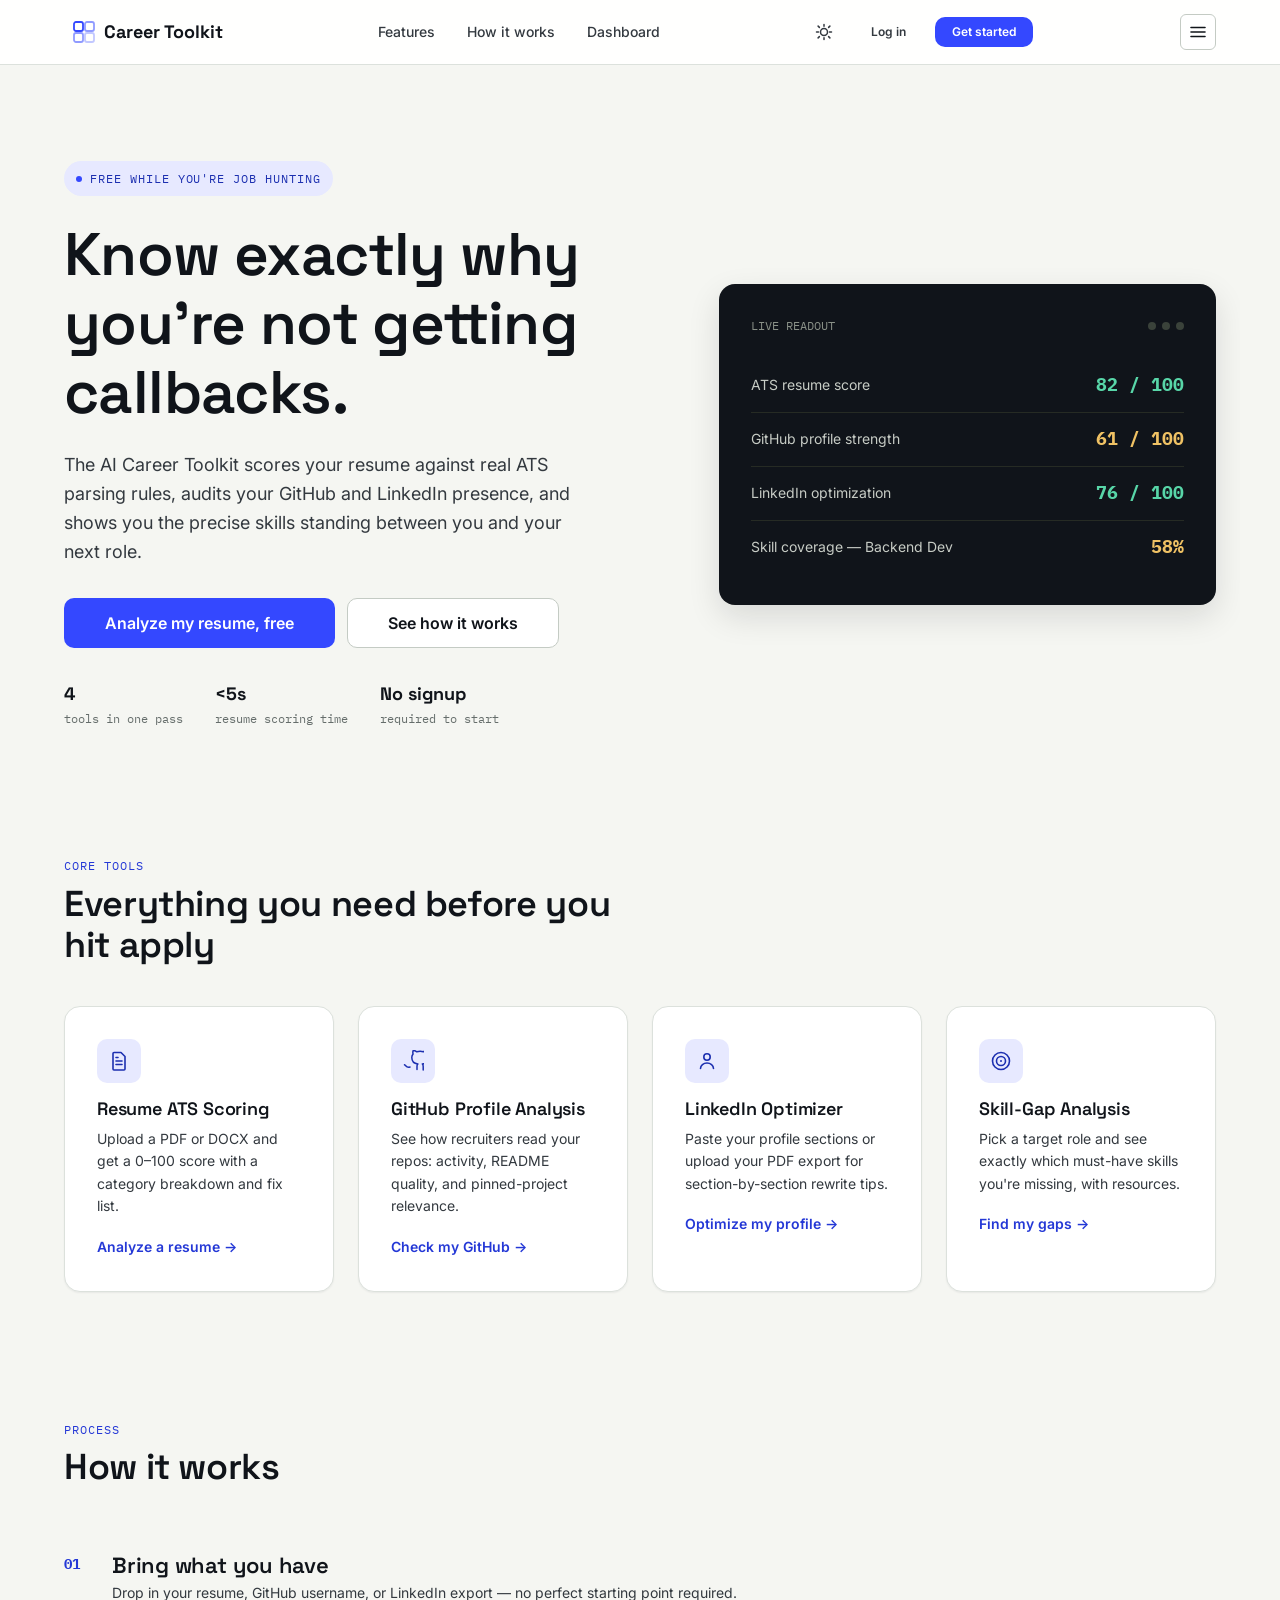
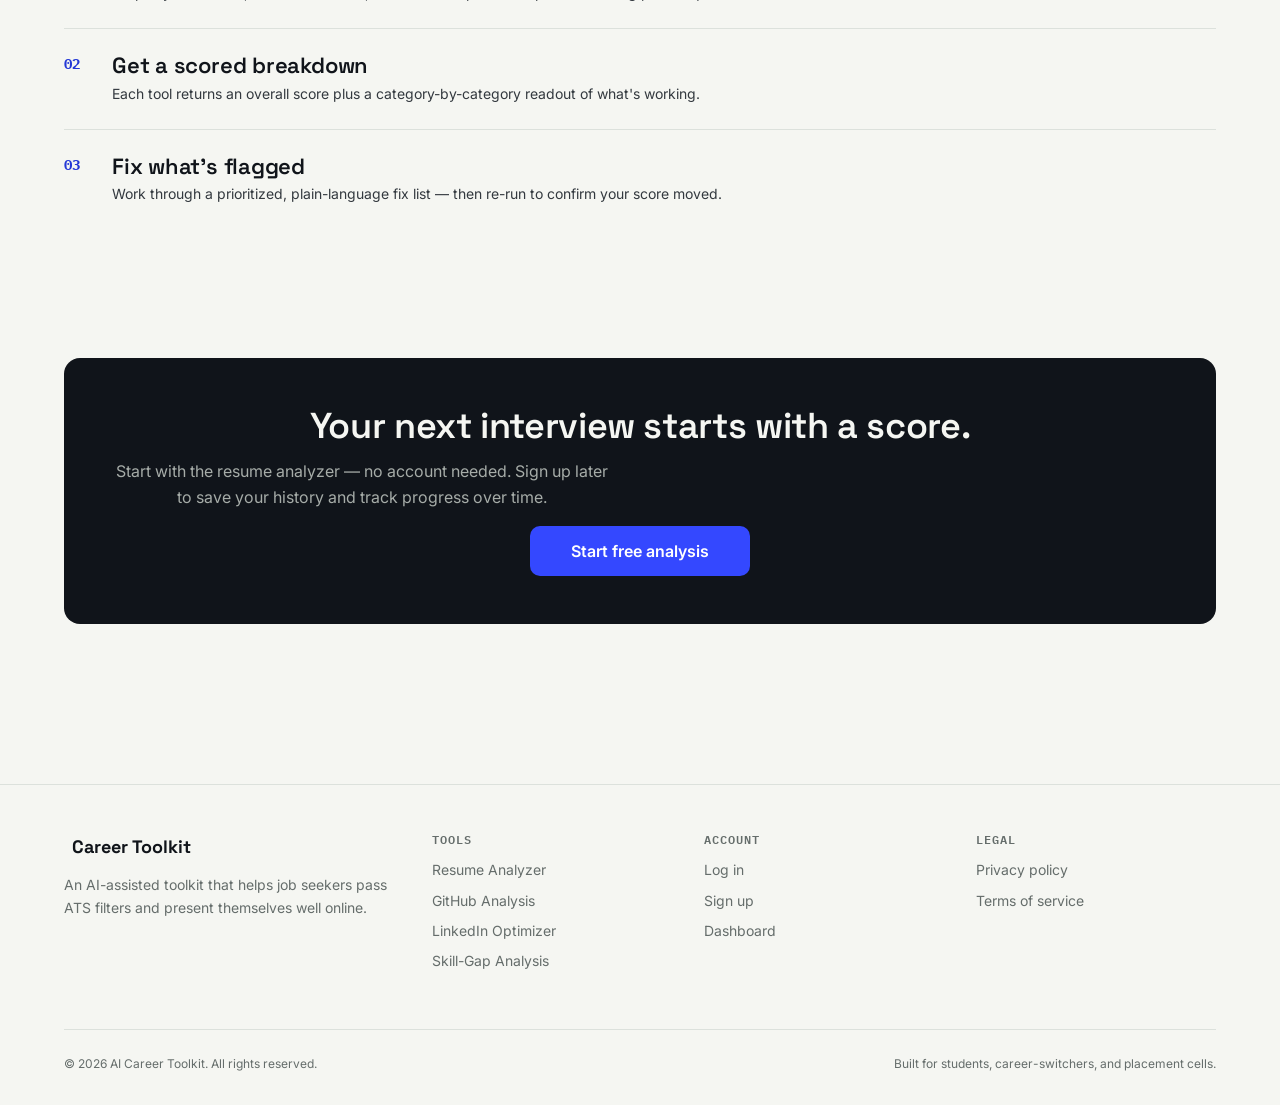
<file: index.html>
<!DOCTYPE html>
<html lang="en">
<head>
<meta charset="UTF-8" />
<meta name="viewport" content="width=device-width, initial-scale=1.0" />
<title>AI Career Toolkit — Land more interviews</title>
<meta name="description" content="Score your resume against ATS rules, audit your GitHub and LinkedIn profiles, and close your skill gaps before you apply." />
<link rel="preconnect" href="https://fonts.googleapis.com">
<link rel="preconnect" href="https://fonts.gstatic.com" crossorigin>
<link href="https://fonts.googleapis.com/css2?family=Space+Grotesk:wght@500;600;700&family=Inter:wght@400;500;600;700&family=IBM+Plex+Mono:wght@500;600;700&display=swap" rel="stylesheet">
<link rel="stylesheet" href="css/tokens.css">
<link rel="stylesheet" href="css/base.css">
<link rel="stylesheet" href="css/layout.css">
<link rel="stylesheet" href="css/components.css">
<link rel="stylesheet" href="css/pages/landing.css">
</head>
<body>
<a class="skip-link" href="#main">Skip to content</a>

<header class="site-nav">
  <div class="container site-nav__inner">
    <a href="index.html" class="app-sidebar__brand" style="margin:0;" aria-label="AI Career Toolkit home">
      <svg width="24" height="24" viewBox="0 0 24 24" fill="none" aria-hidden="true"><rect x="2" y="2" width="9" height="9" rx="2" stroke="#3448FF" stroke-width="1.8"/><rect x="13" y="2" width="9" height="9" rx="2" stroke="#3448FF" stroke-width="1.8" opacity="0.55"/><rect x="2" y="13" width="9" height="9" rx="2" stroke="#3448FF" stroke-width="1.8" opacity="0.55"/><rect x="13" y="13" width="9" height="9" rx="2" stroke="#3448FF" stroke-width="1.8" opacity="0.3"/></svg>
      Career Toolkit
    </a>
    <nav class="site-nav__links" data-nav-links aria-label="Primary">
      <a href="#features">Features</a>
      <a href="#how-it-works">How it works</a>
      <a href="dashboard.html">Dashboard</a>
    </nav>
    <div class="site-nav__actions">
      <button class="btn btn-icon btn-ghost" type="button" data-theme-toggle aria-pressed="false" aria-label="Toggle dark mode">
        <svg width="18" height="18" viewBox="0 0 18 18" fill="none" aria-hidden="true"><path d="M9 1.5v1.8M9 14.7v1.8M3.5 9H1.5M16.5 9h-2M4.4 4.4 3.1 3.1M14.9 14.9l-1.3-1.3M4.4 13.6l-1.3 1.3M14.9 3.1l-1.3 1.3" stroke="currentColor" stroke-width="1.5" stroke-linecap="round"/><circle cx="9" cy="9" r="3.5" stroke="currentColor" stroke-width="1.5"/></svg>
      </button>
      <a href="login.html" class="btn btn-ghost btn-sm">Log in</a>
      <a href="signup.html" class="btn btn-primary btn-sm">Get started</a>
    </div>
    <button class="btn btn-icon btn-secondary site-nav__toggle" type="button" data-nav-toggle aria-expanded="false" aria-controls="mobile-nav" aria-label="Open menu">
      <svg width="18" height="18" viewBox="0 0 18 18" fill="none" aria-hidden="true"><path d="M2 4.5h14M2 9h14M2 13.5h14" stroke="currentColor" stroke-width="1.6" stroke-linecap="round"/></svg>
    </button>
  </div>
</header>

<main id="main">

  <section class="hero container">
    <div class="hero__grid">
      <div>
        <span class="hero__eyebrow">Free while you're job hunting</span>
        <h1>Know exactly why you're not getting callbacks.</h1>
        <p class="hero__sub">
          The AI Career Toolkit scores your resume against real ATS parsing rules,
          audits your GitHub and LinkedIn presence, and shows you the precise
          skills standing between you and your next role.
        </p>
        <div class="hero__actions">
          <a href="resume-analyzer.html" class="btn btn-primary btn-lg">Analyze my resume, free</a>
          <a href="#how-it-works" class="btn btn-secondary btn-lg">See how it works</a>
        </div>
        <div class="hero__proof">
          <span><strong>4</strong>tools in one pass</span>
          <span><strong>&lt;5s</strong>resume scoring time</span>
          <span><strong>No signup</strong>required to start</span>
        </div>
      </div>

      <div class="hero__panel" aria-hidden="true">
        <div class="hero__panel-head">
          <span>LIVE READOUT</span>
          <span class="hero__panel-dots"><span></span><span></span><span></span></span>
        </div>
        <div class="hero__panel-row">
          <span class="hero__panel-row-label">ATS resume score</span>
          <span class="hero__panel-row-score good">82 / 100</span>
        </div>
        <div class="hero__panel-row">
          <span class="hero__panel-row-label">GitHub profile strength</span>
          <span class="hero__panel-row-score warn">61 / 100</span>
        </div>
        <div class="hero__panel-row">
          <span class="hero__panel-row-label">LinkedIn optimization</span>
          <span class="hero__panel-row-score good">76 / 100</span>
        </div>
        <div class="hero__panel-row">
          <span class="hero__panel-row-label">Skill coverage — Backend Dev</span>
          <span class="hero__panel-row-score warn">58%</span>
        </div>
      </div>
    </div>
  </section>

  <section class="section container" id="features">
    <div class="section-head">
      <span class="section-head__eyebrow">Core tools</span>
      <h2>Everything you need before you hit apply</h2>
    </div>
    <div class="grid grid-4">
      <div class="card card-hover feature-card">
        <div class="feature-card__icon"><svg width="22" height="22" viewBox="0 0 22 22" fill="none" aria-hidden="true"><path d="M6 2.5h7l4 4V19a1 1 0 0 1-1 1H6a1 1 0 0 1-1-1V3.5a1 1 0 0 1 1-1Z" stroke="currentColor" stroke-width="1.6" stroke-linejoin="round"/><path d="M8 11h6M8 14.5h6M8 7.5h2" stroke="currentColor" stroke-width="1.6" stroke-linecap="round"/></svg></div>
        <h3>Resume ATS Scoring</h3>
        <p>Upload a PDF or DOCX and get a 0–100 score with a category breakdown and fix list.</p>
        <a href="resume-analyzer.html" class="feature-card__link">Analyze a resume &rarr;</a>
      </div>
      <div class="card card-hover feature-card">
        <div class="feature-card__icon"><svg width="22" height="22" viewBox="0 0 22 22" fill="none" aria-hidden="true"><path d="M8 17c-4 1.2-4-1.9-5.5-2.3M15 19.5V16c0-1 .3-1.6.9-2.1-3 -0.3-6.1-1.5-6.1-6.4 0-1.4.5-2.6 1.3-3.5-.1-.3-.6-1.7.1-3.5 0 0 1.1-.4 3.6 1.3a12.3 12.3 0 0 1 6.6 0c2.5-1.7 3.6-1.3 3.6-1.3.7 1.8.2 3.2.1 3.5.8.9 1.3 2.1 1.3 3.5 0 4.9-3.1 6.1-6.1 6.4.5.4.9 1.2.9 2.5v3.6" stroke="currentColor" stroke-width="1.5" stroke-linecap="round" stroke-linejoin="round"/></svg></div>
        <h3>GitHub Profile Analysis</h3>
        <p>See how recruiters read your repos: activity, README quality, and pinned-project relevance.</p>
        <a href="github-analysis.html" class="feature-card__link">Check my GitHub &rarr;</a>
      </div>
      <div class="card card-hover feature-card">
        <div class="feature-card__icon"><svg width="22" height="22" viewBox="0 0 22 22" fill="none" aria-hidden="true"><circle cx="11" cy="7" r="3.2" stroke="currentColor" stroke-width="1.6"/><path d="M4.5 18.5c0-3.3 3-5.5 6.5-5.5s6.5 2.2 6.5 5.5" stroke="currentColor" stroke-width="1.6" stroke-linecap="round"/></svg></div>
        <h3>LinkedIn Optimizer</h3>
        <p>Paste your profile sections or upload your PDF export for section-by-section rewrite tips.</p>
        <a href="linkedin-optimizer.html" class="feature-card__link">Optimize my profile &rarr;</a>
      </div>
      <div class="card card-hover feature-card">
        <div class="feature-card__icon"><svg width="22" height="22" viewBox="0 0 22 22" fill="none" aria-hidden="true"><circle cx="11" cy="11" r="8.5" stroke="currentColor" stroke-width="1.6"/><circle cx="11" cy="11" r="4.5" stroke="currentColor" stroke-width="1.6"/><circle cx="11" cy="11" r="1" fill="currentColor"/></svg></div>
        <h3>Skill-Gap Analysis</h3>
        <p>Pick a target role and see exactly which must-have skills you're missing, with resources.</p>
        <a href="skill-gap.html" class="feature-card__link">Find my gaps &rarr;</a>
      </div>
    </div>
  </section>

  <section class="section container" id="how-it-works">
    <div class="section-head">
      <span class="section-head__eyebrow">Process</span>
      <h2>How it works</h2>
    </div>
    <div class="steps">
      <div class="step">
        <span class="step__index">01</span>
        <div>
          <h4>Bring what you have</h4>
          <p>Drop in your resume, GitHub username, or LinkedIn export — no perfect starting point required.</p>
        </div>
      </div>
      <div class="step">
        <span class="step__index">02</span>
        <div>
          <h4>Get a scored breakdown</h4>
          <p>Each tool returns an overall score plus a category-by-category readout of what's working.</p>
        </div>
      </div>
      <div class="step">
        <span class="step__index">03</span>
        <div>
          <h4>Fix what's flagged</h4>
          <p>Work through a prioritized, plain-language fix list — then re-run to confirm your score moved.</p>
        </div>
      </div>
    </div>
  </section>

  <section class="section container">
    <div class="cta-band">
      <h2>Your next interview starts with a score.</h2>
      <p>Start with the resume analyzer — no account needed. Sign up later to save your history and track progress over time.</p>
      <a href="resume-analyzer.html" class="btn btn-primary btn-lg">Start free analysis</a>
    </div>
  </section>

</main>

<footer class="site-footer">
  <div class="container">
    <div class="site-footer__grid">
      <div class="site-footer__col">
        <div class="app-sidebar__brand" style="margin-bottom: var(--sp-3);">Career Toolkit</div>
        <p>An AI-assisted toolkit that helps job seekers pass ATS filters and present themselves well online.</p>
      </div>
      <div class="site-footer__col">
        <h5>Tools</h5>
        <a href="resume-analyzer.html">Resume Analyzer</a>
        <a href="github-analysis.html">GitHub Analysis</a>
        <a href="linkedin-optimizer.html">LinkedIn Optimizer</a>
        <a href="skill-gap.html">Skill-Gap Analysis</a>
      </div>
      <div class="site-footer__col">
        <h5>Account</h5>
        <a href="login.html">Log in</a>
        <a href="signup.html">Sign up</a>
        <a href="dashboard.html">Dashboard</a>
      </div>
      <div class="site-footer__col">
        <h5>Legal</h5>
        <a href="#">Privacy policy</a>
        <a href="#">Terms of service</a>
      </div>
    </div>
    <div class="site-footer__bottom">
      <span>&copy; 2026 AI Career Toolkit. All rights reserved.</span>
      <span>Built for students, career-switchers, and placement cells.</span>
    </div>
  </div>
</footer>

<script src="js/config.js"></script>
<script src="js/utils/dom.js"></script>
<script src="js/utils/storage.js"></script>
<script src="js/utils/theme.js"></script>
<script src="js/utils/toast.js"></script>
<script src="js/utils/api.js"></script>
<script src="js/components/navbar.js"></script>
<script src="js/components/modal.js"></script>
<script src="js/pages/landing.js"></script>
</body>
</html>
</file>
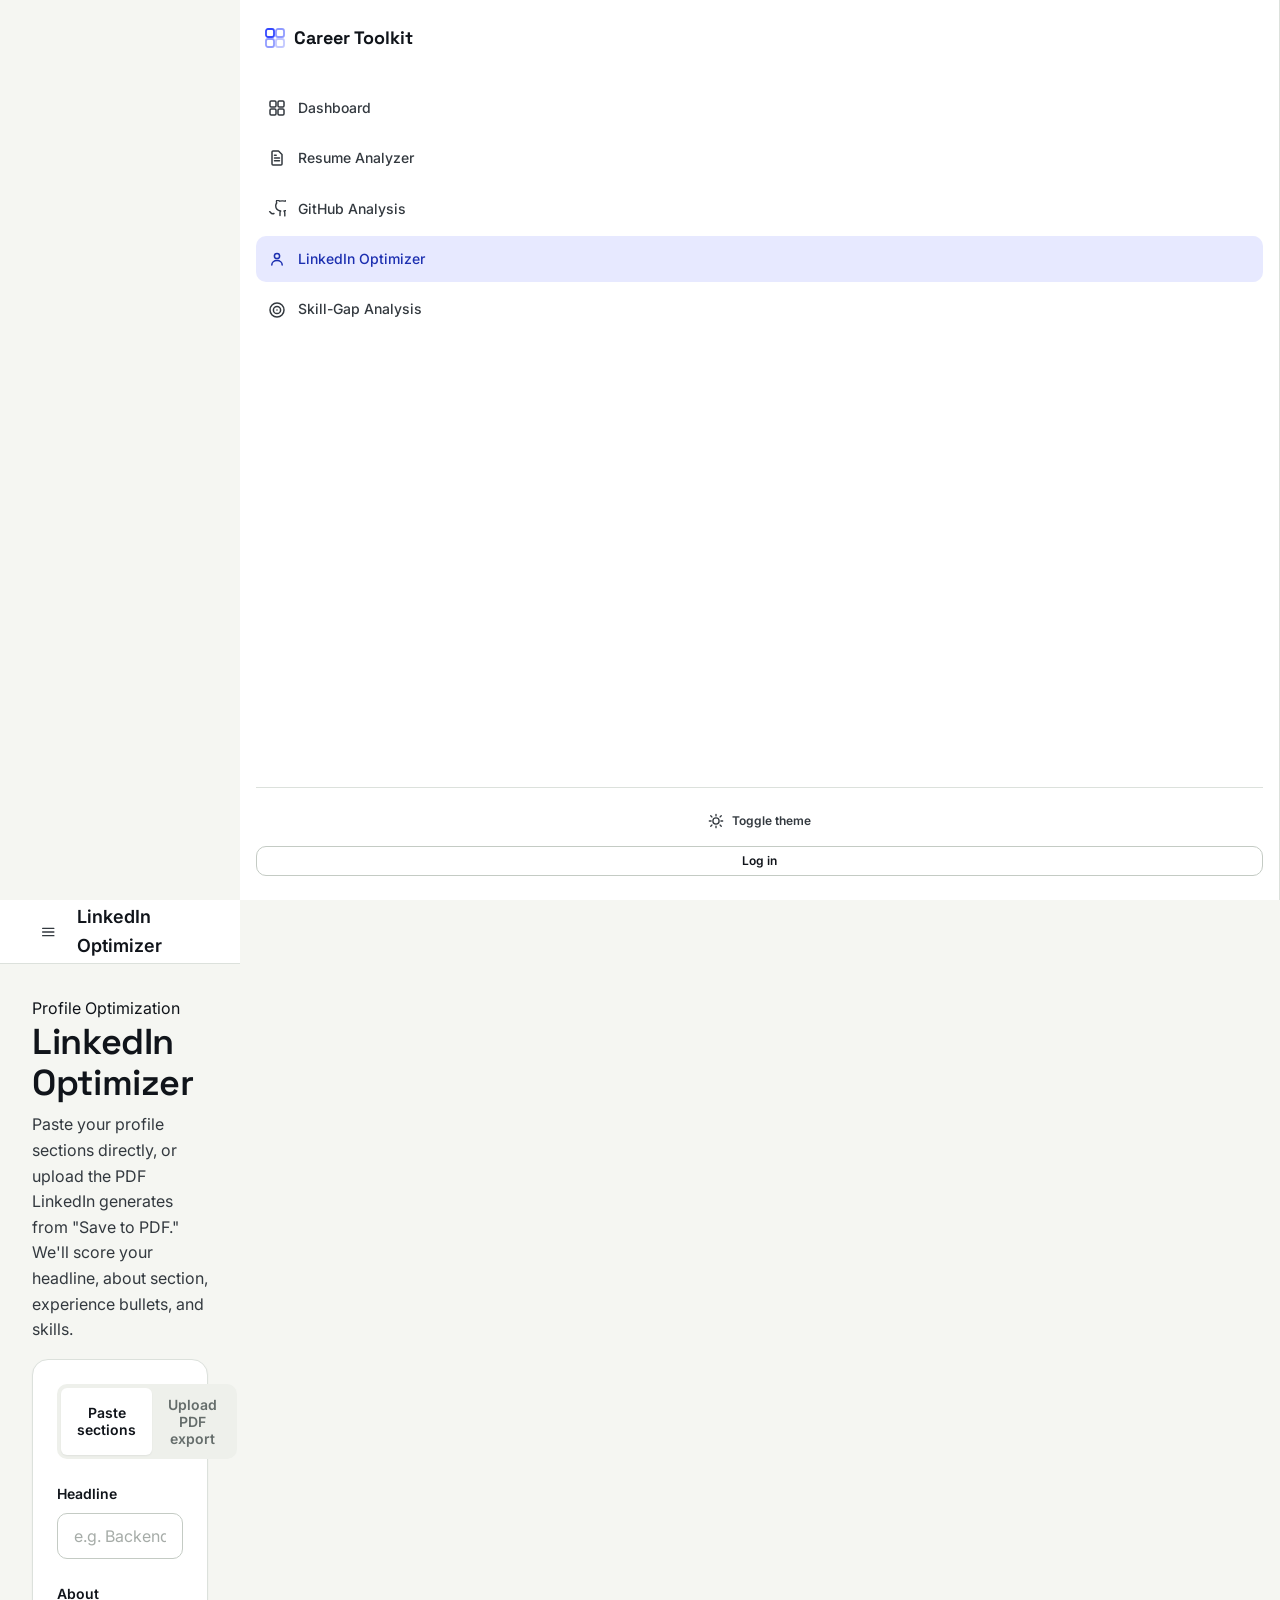
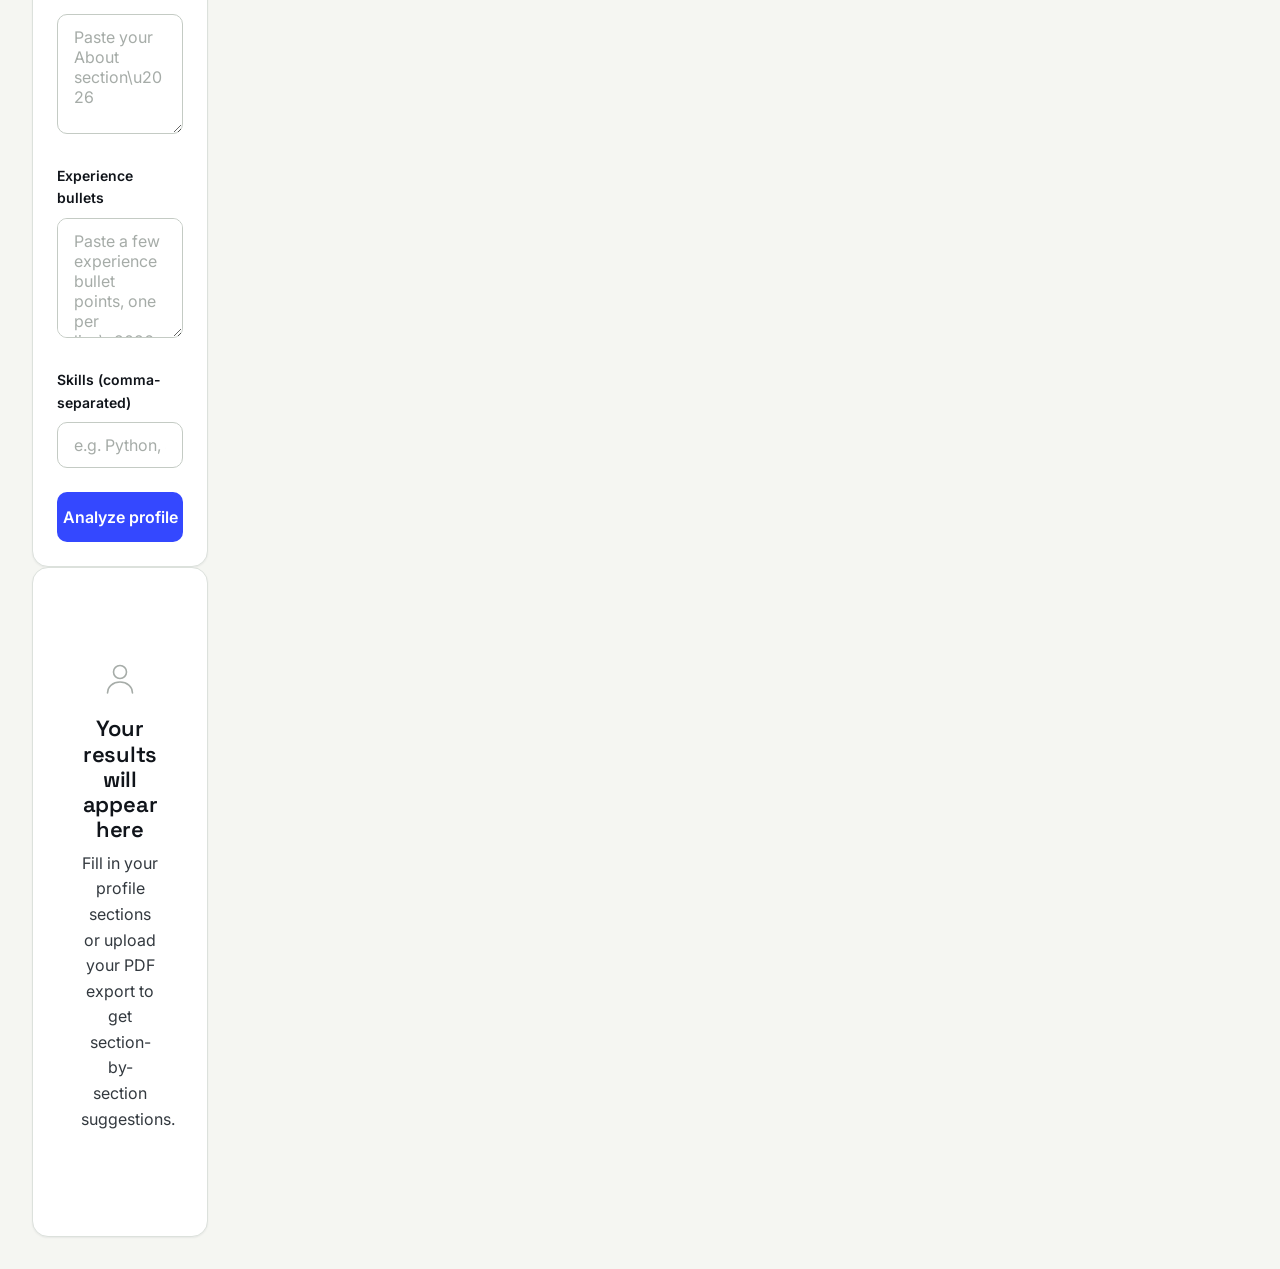
<file: linkedin-optimizer.html>
<!DOCTYPE html>
<html lang="en">
<head>
<meta charset="UTF-8" />
<meta name="viewport" content="width=device-width, initial-scale=1.0" />
<title>LinkedIn Optimizer — AI Career Toolkit</title>
<link rel="preconnect" href="https://fonts.googleapis.com">
<link rel="preconnect" href="https://fonts.gstatic.com" crossorigin>
<link href="https://fonts.googleapis.com/css2?family=Space+Grotesk:wght@500;600;700&family=Inter:wght@400;500;600;700&family=IBM+Plex+Mono:wght@500;600;700&display=swap" rel="stylesheet">
<link rel="stylesheet" href="css/tokens.css">
<link rel="stylesheet" href="css/base.css">
<link rel="stylesheet" href="css/layout.css">
<link rel="stylesheet" href="css/components.css">
<link rel="stylesheet" href="css/pages/linkedin.css">
</head>
<body>
<a class="skip-link" href="#main">Skip to content</a>

<div class="app-shell">
  <div class="sidebar-scrim" data-sidebar-scrim></div>
  <aside class="app-sidebar" data-sidebar aria-label="Main navigation">
    <a href="index.html" class="app-sidebar__brand">
      <svg width="22" height="22" viewBox="0 0 22 22" fill="none" aria-hidden="true"><rect x="2" y="2" width="8" height="8" rx="2" stroke="#3448FF" stroke-width="1.8"/><rect x="12" y="2" width="8" height="8" rx="2" stroke="#3448FF" stroke-width="1.8" opacity="0.55"/><rect x="2" y="12" width="8" height="8" rx="2" stroke="#3448FF" stroke-width="1.8" opacity="0.55"/><rect x="12" y="12" width="8" height="8" rx="2" stroke="#3448FF" stroke-width="1.8" opacity="0.3"/></svg>
      Career Toolkit
    </a>
    <nav class="app-sidebar__nav" aria-label="Tools">
      <a href="dashboard.html" class="app-sidebar__link" data-nav-link><svg viewBox="0 0 18 18" fill="none" aria-hidden="true"><rect x="2" y="2" width="6" height="6" rx="1.2" stroke="currentColor" stroke-width="1.5"/><rect x="10" y="2" width="6" height="6" rx="1.2" stroke="currentColor" stroke-width="1.5"/><rect x="2" y="10" width="6" height="6" rx="1.2" stroke="currentColor" stroke-width="1.5"/><rect x="10" y="10" width="6" height="6" rx="1.2" stroke="currentColor" stroke-width="1.5"/></svg>Dashboard</a>
      <a href="resume-analyzer.html" class="app-sidebar__link" data-nav-link><svg viewBox="0 0 18 18" fill="none" aria-hidden="true"><path d="M5 2h5.5L14 5.5V15a1 1 0 0 1-1 1H5a1 1 0 0 1-1-1V3a1 1 0 0 1 1-1Z" stroke="currentColor" stroke-width="1.5" stroke-linejoin="round"/><path d="M6.5 9h5M6.5 11.7h5M6.5 6.3h1.7" stroke="currentColor" stroke-width="1.5" stroke-linecap="round"/></svg>Resume Analyzer</a>
      <a href="github-analysis.html" class="app-sidebar__link" data-nav-link><svg viewBox="0 0 18 18" fill="none" aria-hidden="true"><path d="M6 13.5c-3.2 1-3.2-1.5-4.4-1.9M12 15.5v-2.8c0-.8.3-1.3.7-1.7-2.4-.3-5-1.2-5-5.2 0-1.1.4-2 1-2.8-.1-.3-.5-1.4.1-2.8 0 0 .9-.3 2.9 1a10 10 0 0 1 5.3 0c2-1.3 2.9-1 2.9-1 .6 1.4.2 2.5.1 2.8.6.8 1 1.7 1 2.8 0 4-2.6 4.9-5 5.2.4.4.8 1 .8 2v2.9" stroke="currentColor" stroke-width="1.4" stroke-linecap="round" stroke-linejoin="round"/></svg>GitHub Analysis</a>
      <a href="linkedin-optimizer.html" class="app-sidebar__link" data-nav-link><svg viewBox="0 0 18 18" fill="none" aria-hidden="true"><circle cx="9" cy="6" r="2.6" stroke="currentColor" stroke-width="1.5"/><path d="M3.8 15c0-2.7 2.3-4.5 5.2-4.5s5.2 1.8 5.2 4.5" stroke="currentColor" stroke-width="1.5" stroke-linecap="round"/></svg>LinkedIn Optimizer</a>
      <a href="skill-gap.html" class="app-sidebar__link" data-nav-link><svg viewBox="0 0 18 18" fill="none" aria-hidden="true"><circle cx="9" cy="9" r="7" stroke="currentColor" stroke-width="1.5"/><circle cx="9" cy="9" r="3.6" stroke="currentColor" stroke-width="1.5"/><circle cx="9" cy="9" r="0.8" fill="currentColor"/></svg>Skill-Gap Analysis</a>
    </nav>
    <div class="app-sidebar__foot">
      <button class="btn btn-ghost btn-sm" type="button" data-theme-toggle aria-pressed="false" aria-label="Toggle dark mode">
        <svg width="16" height="16" viewBox="0 0 18 18" fill="none" aria-hidden="true"><path d="M9 1.5v1.8M9 14.7v1.8M3.5 9H1.5M16.5 9h-2M4.4 4.4 3.1 3.1M14.9 14.9l-1.3-1.3M4.4 13.6l-1.3 1.3M14.9 3.1l-1.3 1.3" stroke="currentColor" stroke-width="1.5" stroke-linecap="round"/><circle cx="9" cy="9" r="3.5" stroke="currentColor" stroke-width="1.5"/></svg>
        Toggle theme
      </button>
      <a href="login.html" class="btn btn-secondary btn-sm">Log in</a>
    </div>
  </aside>

  <div class="app-main">
    <header class="app-topbar">
      <div class="flex items-center gap-3">
        <button class="btn btn-icon btn-ghost mobile-nav-toggle" type="button" data-sidebar-toggle aria-expanded="false" aria-label="Open navigation">
          <svg width="18" height="18" viewBox="0 0 18 18" fill="none" aria-hidden="true"><path d="M2 4.5h14M2 9h14M2 13.5h14" stroke="currentColor" stroke-width="1.6" stroke-linecap="round"/></svg>
        </button>
        <span class="app-topbar__title">LinkedIn Optimizer</span>
      </div>
    </header>

    <main id="main" class="app-content">
      <div class="tool-header">
        <span class="tool-header__eyebrow">Profile Optimization</span>
        <h1 style="font-size:var(--fs-2xl); margin-bottom:var(--sp-2);">LinkedIn Optimizer</h1>
        <p>Paste your profile sections directly, or upload the PDF LinkedIn generates from "Save to PDF."
          We'll score your headline, about section, experience bullets, and skills.</p>
      </div>

      <div class="analyzer-layout">
        <form id="linkedin-form" novalidate>
          <div class="card">
            <div class="li-input-mode" role="tablist" aria-label="Input method">
              <button type="button" class="li-input-mode__btn" data-mode="paste" role="tab" aria-selected="true">Paste sections</button>
              <button type="button" class="li-input-mode__btn" data-mode="pdf" role="tab" aria-selected="false">Upload PDF export</button>
            </div>

            <div id="li-paste-fields">
              <div class="field">
                <label class="field__label" for="li-headline">Headline</label>
                <input class="input" type="text" id="li-headline" placeholder="e.g. Backend Developer | Python, Go, distributed systems" />
              </div>
              <div class="field">
                <label class="field__label" for="li-about">About</label>
                <textarea class="textarea" id="li-about" placeholder="Paste your About section\u2026"></textarea>
              </div>
              <div class="field">
                <label class="field__label" for="li-experience">Experience bullets</label>
                <textarea class="textarea" id="li-experience" placeholder="Paste a few experience bullet points, one per line\u2026"></textarea>
              </div>
              <div class="field">
                <label class="field__label" for="li-skills">Skills (comma-separated)</label>
                <input class="input" type="text" id="li-skills" placeholder="e.g. Python, SQL, Docker, AWS" />
              </div>
            </div>

            <div id="li-pdf-field" hidden>
              <div class="field">
                <span class="field__label">LinkedIn PDF export</span>
                <div class="dropzone" id="linkedin-dropzone" data-label="Drag and drop your LinkedIn PDF export here, or activate to browse files">
                  <span class="dropzone__icon" aria-hidden="true">
                    <svg viewBox="0 0 40 40" fill="none"><path d="M20 26V10m0 0-6 6m6-6 6 6" stroke="currentColor" stroke-width="2" stroke-linecap="round" stroke-linejoin="round"/><path d="M8 26v5a2 2 0 0 0 2 2h20a2 2 0 0 0 2-2v-5" stroke="currentColor" stroke-width="2" stroke-linecap="round" stroke-linejoin="round"/></svg>
                  </span>
                  <div class="dropzone__title">Drag and drop your PDF export</div>
                  <div class="dropzone__hint">or click to browse</div>
                </div>
                <p class="pdf-upload-hint">
                  <svg width="14" height="14" viewBox="0 0 14 14" fill="none"><path d="M7 4.7v3M7 9.7h.01M12.5 7A5.5 5.5 0 1 1 1.5 7a5.5 5.5 0 0 1 11 0Z" stroke="currentColor" stroke-width="1.3"/></svg>
                  From your LinkedIn profile: More &rarr; Save to PDF.
                </p>
              </div>
            </div>

            <button type="submit" class="btn btn-primary btn-block btn-lg" id="li-submit">Analyze profile</button>
          </div>
        </form>

        <div class="card results-panel" id="li-results">
          <div class="empty-state">
            <svg viewBox="0 0 44 44" fill="none" aria-hidden="true"><circle cx="22" cy="16" r="6.5" stroke="currentColor" stroke-width="1.6"/><path d="M9.5 37c0-6.6 5.6-11 12.5-11s12.5 4.4 12.5 11" stroke="currentColor" stroke-width="1.6" stroke-linecap="round"/></svg>
            <h4>Your results will appear here</h4>
            <p>Fill in your profile sections or upload your PDF export to get section-by-section suggestions.</p>
          </div>
        </div>
      </div>
    </main>
  </div>
</div>

<script src="js/config.js"></script>
<script src="js/utils/dom.js"></script>
<script src="js/utils/storage.js"></script>
<script src="js/utils/theme.js"></script>
<script src="js/utils/toast.js"></script>
<script src="js/utils/api.js"></script>
<script src="js/utils/validation.js"></script>
<script src="js/components/navbar.js"></script>
<script src="js/components/dropzone.js"></script>
<script src="js/components/gauge.js"></script>
<script src="js/pages/linkedin-optimizer.js"></script>
</body>
</html>
</file>
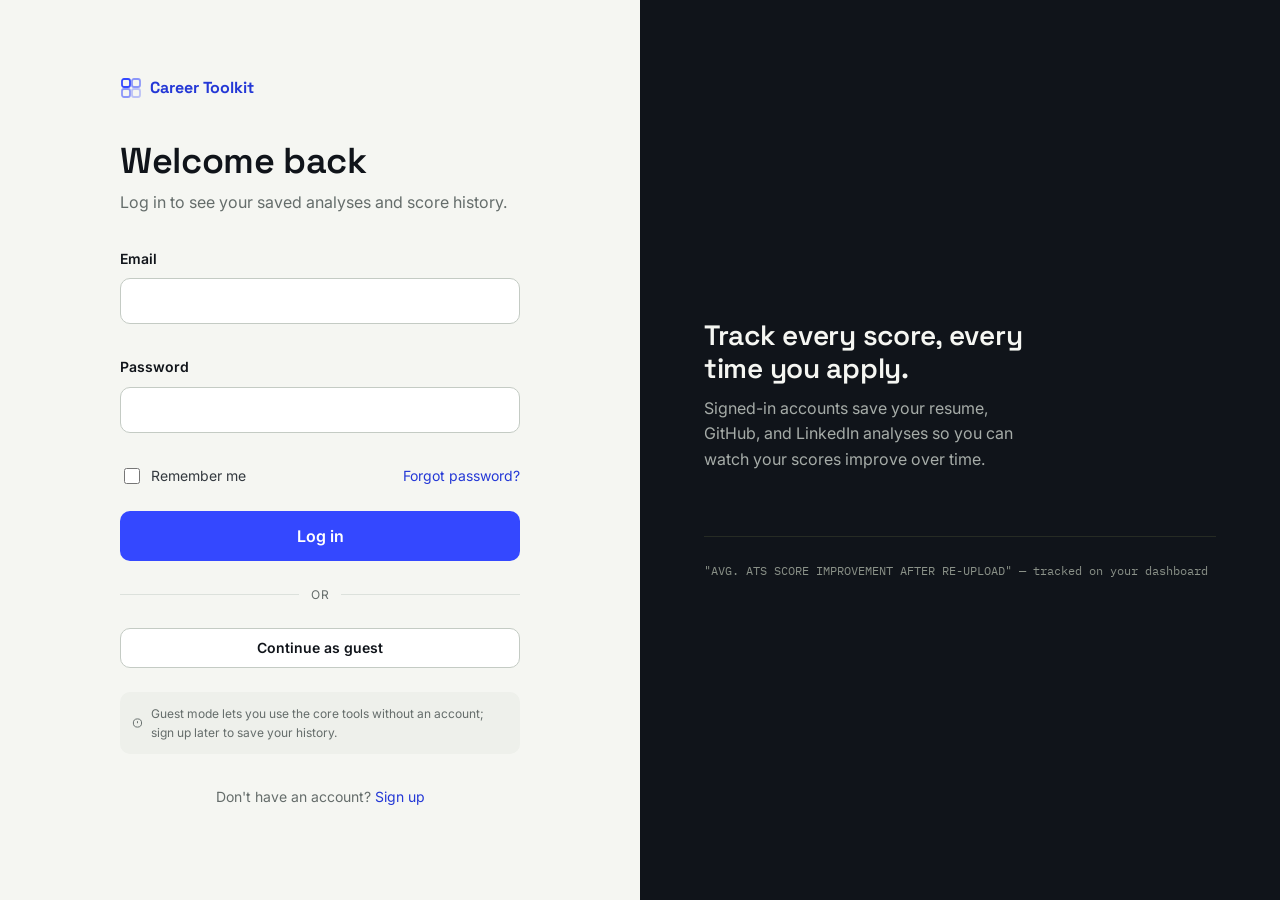
<file: login.html>
<!DOCTYPE html>
<html lang="en">
<head>
<meta charset="UTF-8" />
<meta name="viewport" content="width=device-width, initial-scale=1.0" />
<title>Log in — AI Career Toolkit</title>
<link rel="preconnect" href="https://fonts.googleapis.com">
<link rel="preconnect" href="https://fonts.gstatic.com" crossorigin>
<link href="https://fonts.googleapis.com/css2?family=Space+Grotesk:wght@500;600;700&family=Inter:wght@400;500;600;700&family=IBM+Plex+Mono:wght@500;600;700&display=swap" rel="stylesheet">
<link rel="stylesheet" href="css/tokens.css">
<link rel="stylesheet" href="css/base.css">
<link rel="stylesheet" href="css/layout.css">
<link rel="stylesheet" href="css/components.css">
<link rel="stylesheet" href="css/pages/auth.css">
</head>
<body>
<a class="skip-link" href="#main">Skip to content</a>

<main id="main" class="auth-shell">
  <div class="auth-shell__form">
    <div class="auth-card">
      <a href="index.html" class="auth-card__brand">
        <svg width="22" height="22" viewBox="0 0 22 22" fill="none" aria-hidden="true"><rect x="2" y="2" width="8" height="8" rx="2" stroke="#3448FF" stroke-width="1.8"/><rect x="12" y="2" width="8" height="8" rx="2" stroke="#3448FF" stroke-width="1.8" opacity="0.55"/><rect x="2" y="12" width="8" height="8" rx="2" stroke="#3448FF" stroke-width="1.8" opacity="0.55"/><rect x="12" y="12" width="8" height="8" rx="2" stroke="#3448FF" stroke-width="1.8" opacity="0.3"/></svg>
        Career Toolkit
      </a>
      <h1>Welcome back</h1>
      <p class="auth-card__sub">Log in to see your saved analyses and score history.</p>

      <form id="login-form" novalidate>
        <div class="field">
          <label class="field__label" for="email">Email</label>
          <input class="input" type="email" id="email" name="email" autocomplete="email" required aria-describedby="email-error" />
          <p class="field__error" id="email-error" role="alert" hidden></p>
        </div>
        <div class="field">
          <label class="field__label" for="password">Password</label>
          <input class="input" type="password" id="password" name="password" autocomplete="current-password" required aria-describedby="password-error" />
          <p class="field__error" id="password-error" role="alert" hidden></p>
        </div>
        <div class="flex justify-between items-center" style="margin-bottom: var(--sp-5);">
          <label class="checkbox-row">
            <input type="checkbox" id="remember" name="remember" />
            Remember me
          </label>
          <a href="#" style="font-size: var(--fs-sm);">Forgot password?</a>
        </div>
        <button type="submit" class="btn btn-primary btn-block btn-lg" id="login-submit">Log in</button>
      </form>

      <div class="auth-divider">or</div>
      <button type="button" class="btn btn-secondary btn-block" id="continue-as-guest">Continue as guest</button>
      <div class="guest-note">
        <svg width="16" height="16" viewBox="0 0 16 16" fill="none" aria-hidden="true"><path d="M8 5.3v3m0 2.2h.01M14 8A6 6 0 1 1 2 8a6 6 0 0 1 12 0Z" stroke="currentColor" stroke-width="1.4"/></svg>
        Guest mode lets you use the core tools without an account; sign up later to save your history.
      </div>

      <p class="auth-card__footer">Don't have an account? <a href="signup.html">Sign up</a></p>
    </div>
  </div>

  <aside class="auth-shell__aside" aria-hidden="true">
    <h2>Track every score, every time you apply.</h2>
    <p>Signed-in accounts save your resume, GitHub, and LinkedIn analyses so you can watch your scores improve over time.</p>
    <div class="auth-shell__quote">"AVG. ATS SCORE IMPROVEMENT AFTER RE-UPLOAD" &mdash; tracked on your dashboard</div>
  </aside>
</main>

<div id="toast-root"></div>

<script src="js/config.js"></script>
<script src="js/utils/dom.js"></script>
<script src="js/utils/storage.js"></script>
<script src="js/utils/theme.js"></script>
<script src="js/utils/toast.js"></script>
<script src="js/utils/api.js"></script>
<script src="js/utils/validation.js"></script>
<script src="js/pages/login.js"></script>
</body>
</html>
</file>
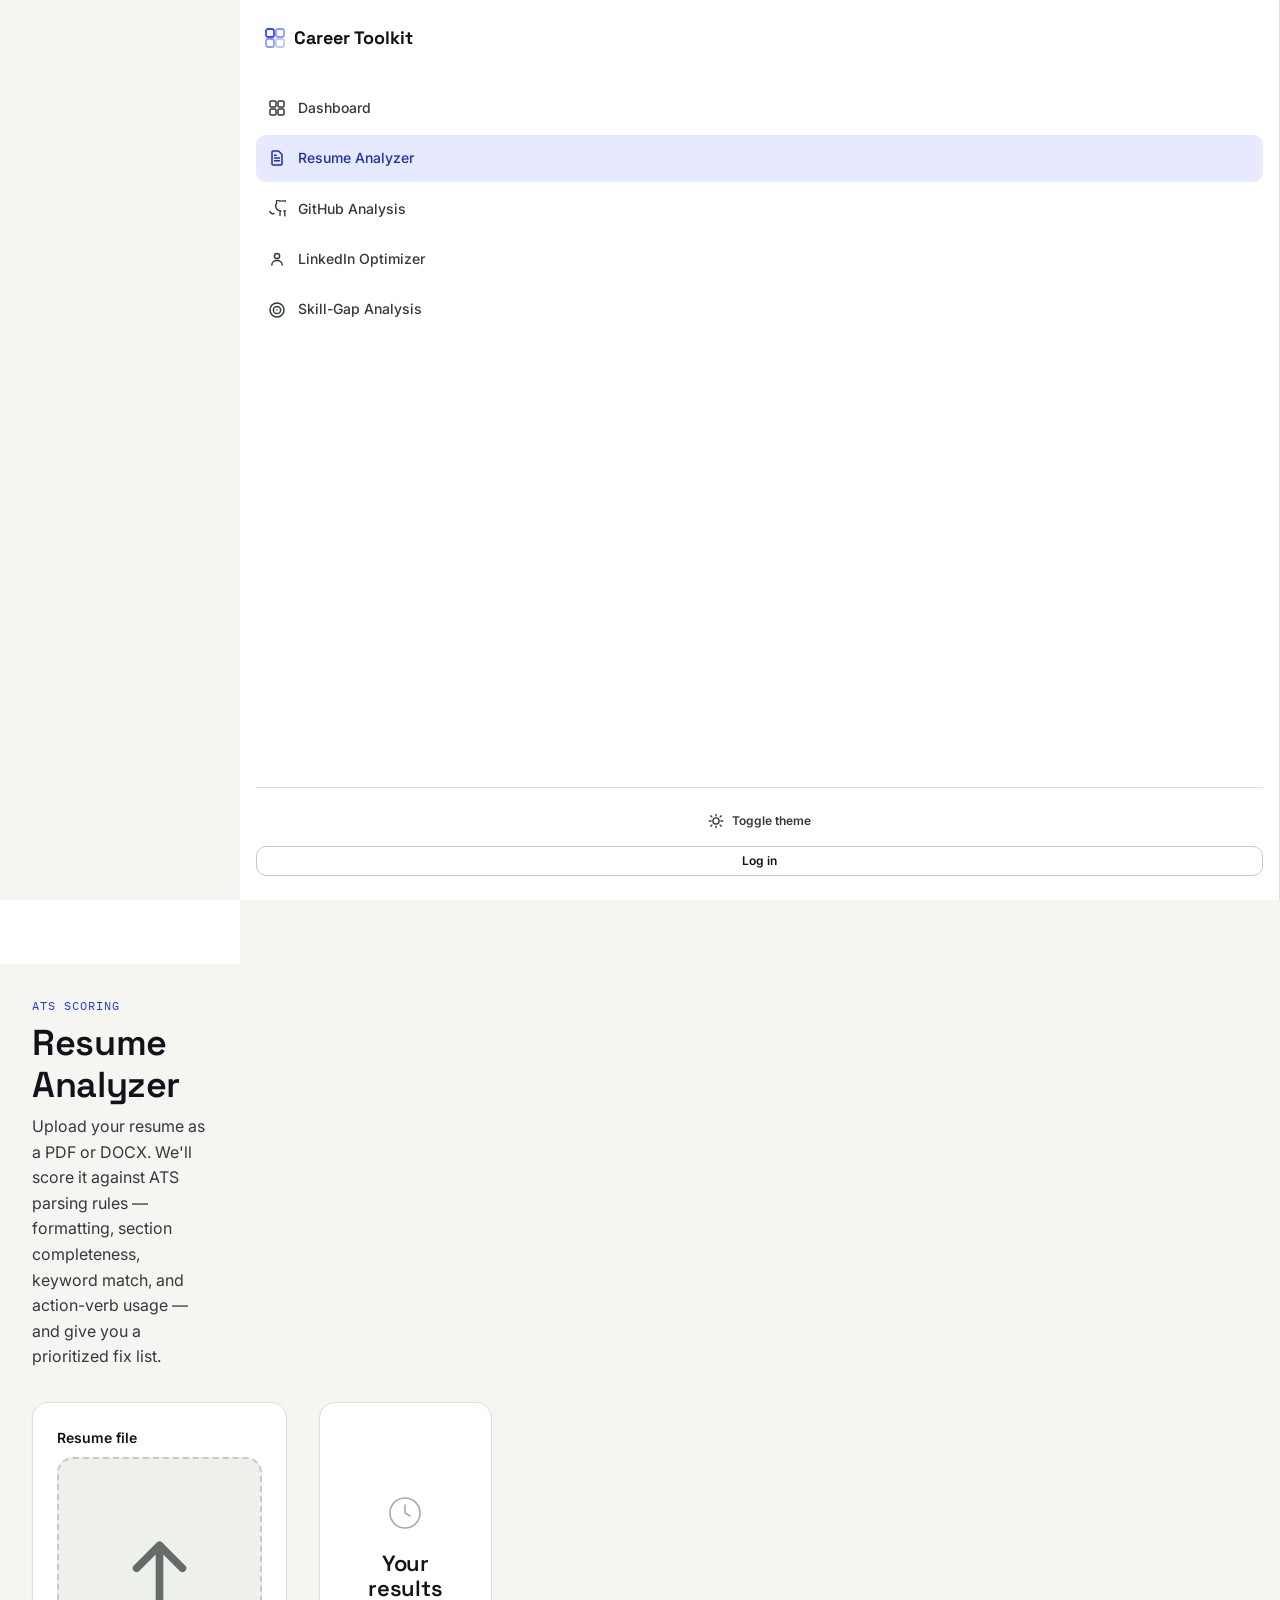
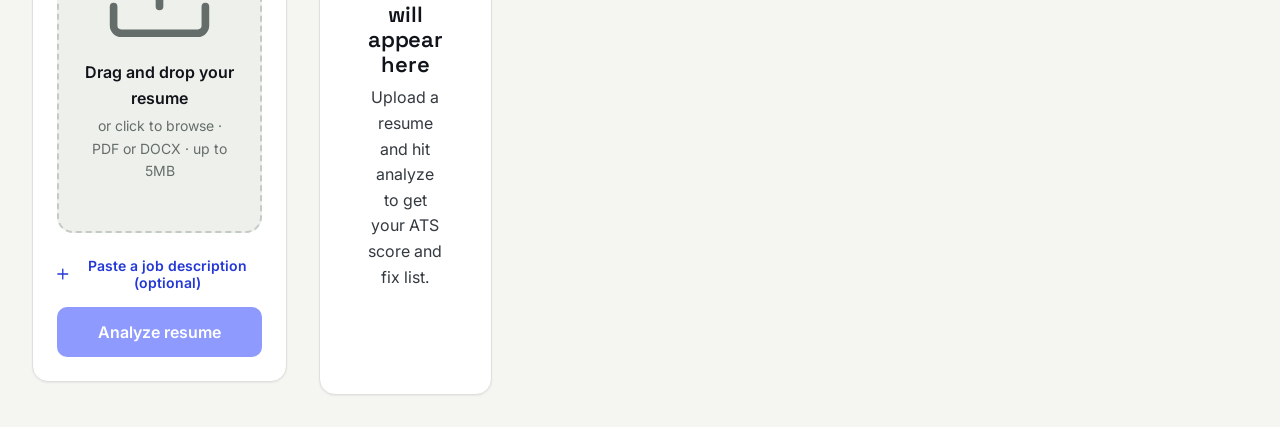
<file: resume-analyzer.html>
<!DOCTYPE html>
<html lang="en">
<head>
<meta charset="UTF-8" />
<meta name="viewport" content="width=device-width, initial-scale=1.0" />
<title>Resume Analyzer — AI Career Toolkit</title>
<link rel="preconnect" href="https://fonts.googleapis.com">
<link rel="preconnect" href="https://fonts.gstatic.com" crossorigin>
<link href="https://fonts.googleapis.com/css2?family=Space+Grotesk:wght@500;600;700&family=Inter:wght@400;500;600;700&family=IBM+Plex+Mono:wght@500;600;700&display=swap" rel="stylesheet">
<link rel="stylesheet" href="css/tokens.css">
<link rel="stylesheet" href="css/base.css">
<link rel="stylesheet" href="css/layout.css">
<link rel="stylesheet" href="css/components.css">
<link rel="stylesheet" href="css/pages/resume.css">
</head>
<body>
<a class="skip-link" href="#main">Skip to content</a>

<div class="app-shell">
  <div class="sidebar-scrim" data-sidebar-scrim></div>
  <aside class="app-sidebar" data-sidebar aria-label="Main navigation">
    <a href="index.html" class="app-sidebar__brand">
      <svg width="22" height="22" viewBox="0 0 22 22" fill="none" aria-hidden="true"><rect x="2" y="2" width="8" height="8" rx="2" stroke="#3448FF" stroke-width="1.8"/><rect x="12" y="2" width="8" height="8" rx="2" stroke="#3448FF" stroke-width="1.8" opacity="0.55"/><rect x="2" y="12" width="8" height="8" rx="2" stroke="#3448FF" stroke-width="1.8" opacity="0.55"/><rect x="12" y="12" width="8" height="8" rx="2" stroke="#3448FF" stroke-width="1.8" opacity="0.3"/></svg>
      Career Toolkit
    </a>
    <nav class="app-sidebar__nav" aria-label="Tools">
      <a href="dashboard.html" class="app-sidebar__link" data-nav-link><svg viewBox="0 0 18 18" fill="none" aria-hidden="true"><rect x="2" y="2" width="6" height="6" rx="1.2" stroke="currentColor" stroke-width="1.5"/><rect x="10" y="2" width="6" height="6" rx="1.2" stroke="currentColor" stroke-width="1.5"/><rect x="2" y="10" width="6" height="6" rx="1.2" stroke="currentColor" stroke-width="1.5"/><rect x="10" y="10" width="6" height="6" rx="1.2" stroke="currentColor" stroke-width="1.5"/></svg>Dashboard</a>
      <a href="resume-analyzer.html" class="app-sidebar__link" data-nav-link><svg viewBox="0 0 18 18" fill="none" aria-hidden="true"><path d="M5 2h5.5L14 5.5V15a1 1 0 0 1-1 1H5a1 1 0 0 1-1-1V3a1 1 0 0 1 1-1Z" stroke="currentColor" stroke-width="1.5" stroke-linejoin="round"/><path d="M6.5 9h5M6.5 11.7h5M6.5 6.3h1.7" stroke="currentColor" stroke-width="1.5" stroke-linecap="round"/></svg>Resume Analyzer</a>
      <a href="github-analysis.html" class="app-sidebar__link" data-nav-link><svg viewBox="0 0 18 18" fill="none" aria-hidden="true"><path d="M6 13.5c-3.2 1-3.2-1.5-4.4-1.9M12 15.5v-2.8c0-.8.3-1.3.7-1.7-2.4-.3-5-1.2-5-5.2 0-1.1.4-2 1-2.8-.1-.3-.5-1.4.1-2.8 0 0 .9-.3 2.9 1a10 10 0 0 1 5.3 0c2-1.3 2.9-1 2.9-1 .6 1.4.2 2.5.1 2.8.6.8 1 1.7 1 2.8 0 4-2.6 4.9-5 5.2.4.4.8 1 .8 2v2.9" stroke="currentColor" stroke-width="1.4" stroke-linecap="round" stroke-linejoin="round"/></svg>GitHub Analysis</a>
      <a href="linkedin-optimizer.html" class="app-sidebar__link" data-nav-link><svg viewBox="0 0 18 18" fill="none" aria-hidden="true"><circle cx="9" cy="6" r="2.6" stroke="currentColor" stroke-width="1.5"/><path d="M3.8 15c0-2.7 2.3-4.5 5.2-4.5s5.2 1.8 5.2 4.5" stroke="currentColor" stroke-width="1.5" stroke-linecap="round"/></svg>LinkedIn Optimizer</a>
      <a href="skill-gap.html" class="app-sidebar__link" data-nav-link><svg viewBox="0 0 18 18" fill="none" aria-hidden="true"><circle cx="9" cy="9" r="7" stroke="currentColor" stroke-width="1.5"/><circle cx="9" cy="9" r="3.6" stroke="currentColor" stroke-width="1.5"/><circle cx="9" cy="9" r="0.8" fill="currentColor"/></svg>Skill-Gap Analysis</a>
    </nav>
    <div class="app-sidebar__foot">
      <button class="btn btn-ghost btn-sm" type="button" data-theme-toggle aria-pressed="false" aria-label="Toggle dark mode">
        <svg width="16" height="16" viewBox="0 0 18 18" fill="none" aria-hidden="true"><path d="M9 1.5v1.8M9 14.7v1.8M3.5 9H1.5M16.5 9h-2M4.4 4.4 3.1 3.1M14.9 14.9l-1.3-1.3M4.4 13.6l-1.3 1.3M14.9 3.1l-1.3 1.3" stroke="currentColor" stroke-width="1.5" stroke-linecap="round"/><circle cx="9" cy="9" r="3.5" stroke="currentColor" stroke-width="1.5"/></svg>
        Toggle theme
      </button>
      <a href="login.html" class="btn btn-secondary btn-sm">Log in</a>
    </div>
  </aside>

  <div class="app-main">
    <header class="app-topbar">
      <div class="flex items-center gap-3">
        <button class="btn btn-icon btn-ghost mobile-nav-toggle" type="button" data-sidebar-toggle aria-expanded="false" aria-label="Open navigation">
          <svg width="18" height="18" viewBox="0 0 18 18" fill="none" aria-hidden="true"><path d="M2 4.5h14M2 9h14M2 13.5h14" stroke="currentColor" stroke-width="1.6" stroke-linecap="round"/></svg>
        </button>
        <span class="app-topbar__title">Resume Analyzer</span>
      </div>
    </header>

    <main id="main" class="app-content">
      <div class="tool-header">
        <span class="tool-header__eyebrow">ATS Scoring</span>
        <h1 style="font-size:var(--fs-2xl); margin-bottom:var(--sp-2);">Resume Analyzer</h1>
        <p>Upload your resume as a PDF or DOCX. We'll score it against ATS parsing rules — formatting,
          section completeness, keyword match, and action-verb usage — and give you a prioritized fix list.</p>
      </div>

      <div class="analyzer-layout">
        <form id="resume-form" novalidate>
          <div class="card">
            <div class="field">
              <span class="field__label" id="resume-upload-label">Resume file</span>
              <div class="dropzone" id="resume-dropzone" data-label="Drag and drop your resume here, or activate to browse files" aria-describedby="resume-upload-hint">
                <span class="dropzone__icon" aria-hidden="true">
                  <svg viewBox="0 0 40 40" fill="none"><path d="M20 26V10m0 0-6 6m6-6 6 6" stroke="currentColor" stroke-width="2" stroke-linecap="round" stroke-linejoin="round"/><path d="M8 26v5a2 2 0 0 0 2 2h20a2 2 0 0 0 2-2v-5" stroke="currentColor" stroke-width="2" stroke-linecap="round" stroke-linejoin="round"/></svg>
                </span>
                <div class="dropzone__title">Drag and drop your resume</div>
                <div class="dropzone__hint" id="resume-upload-hint">or click to browse &middot; PDF or DOCX &middot; up to 5MB</div>
              </div>
            </div>

            <button type="button" class="jd-toggle" id="jd-toggle" aria-expanded="false" aria-controls="jd-wrap">
              <svg width="14" height="14" viewBox="0 0 14 14" fill="none" aria-hidden="true"><path d="M7 1v12M1 7h12" stroke="currentColor" stroke-width="1.6" stroke-linecap="round"/></svg>
              <span class="jd-toggle__text">Paste a job description (optional)</span>
            </button>
            <div id="jd-wrap" hidden>
              <div class="field">
                <label class="field__label" for="jd-text">Job description</label>
                <textarea class="textarea" id="jd-text" name="jd-text" placeholder="Paste the job description here to see keyword match against it\u2026"></textarea>
                <p class="field__hint">We'll highlight which keywords from this JD are missing from your resume.</p>
              </div>
            </div>

            <button type="submit" class="btn btn-primary btn-block btn-lg" id="analyze-submit" disabled>Analyze resume</button>
          </div>
        </form>

        <div class="card results-panel" id="results-panel">
          <div class="empty-state">
            <svg viewBox="0 0 44 44" fill="none" aria-hidden="true"><circle cx="22" cy="22" r="15" stroke="currentColor" stroke-width="1.6"/><path d="M22 14v8l5 3" stroke="currentColor" stroke-width="1.6" stroke-linecap="round" stroke-linejoin="round"/></svg>
            <h4>Your results will appear here</h4>
            <p>Upload a resume and hit analyze to get your ATS score and fix list.</p>
          </div>
        </div>
      </div>
    </main>
  </div>
</div>

<script src="js/config.js"></script>
<script src="js/utils/dom.js"></script>
<script src="js/utils/storage.js"></script>
<script src="js/utils/theme.js"></script>
<script src="js/utils/toast.js"></script>
<script src="js/utils/api.js"></script>
<script src="js/utils/validation.js"></script>
<script src="js/components/navbar.js"></script>
<script src="js/components/dropzone.js"></script>
<script src="js/components/gauge.js"></script>
<script src="js/components/chips.js"></script>
<script src="js/pages/resume-analyzer.js"></script>
</body>
</html>
</file>
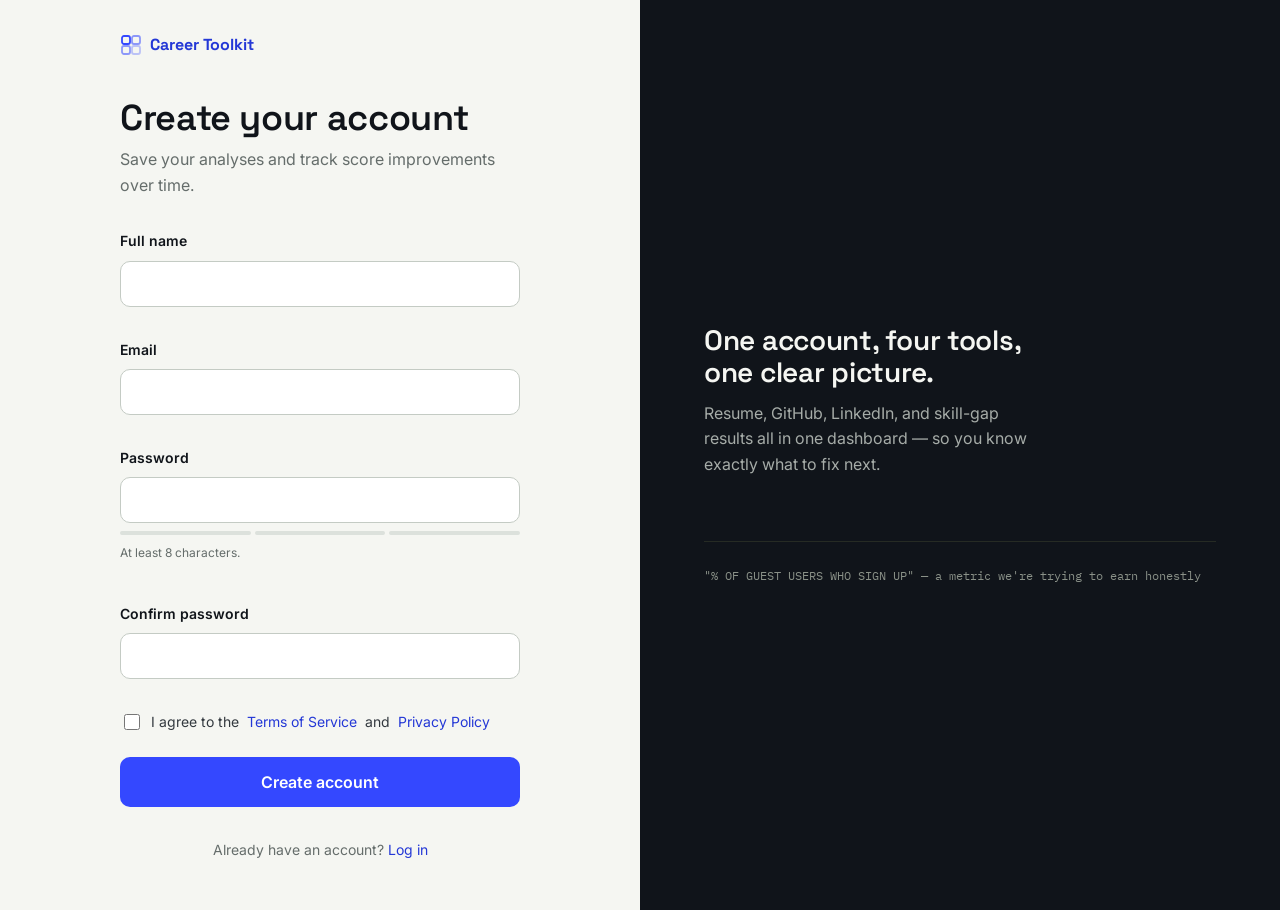
<file: signup.html>
<!DOCTYPE html>
<html lang="en">
<head>
<meta charset="UTF-8" />
<meta name="viewport" content="width=device-width, initial-scale=1.0" />
<title>Sign up — AI Career Toolkit</title>
<link rel="preconnect" href="https://fonts.googleapis.com">
<link rel="preconnect" href="https://fonts.gstatic.com" crossorigin>
<link href="https://fonts.googleapis.com/css2?family=Space+Grotesk:wght@500;600;700&family=Inter:wght@400;500;600;700&family=IBM+Plex+Mono:wght@500;600;700&display=swap" rel="stylesheet">
<link rel="stylesheet" href="css/tokens.css">
<link rel="stylesheet" href="css/base.css">
<link rel="stylesheet" href="css/layout.css">
<link rel="stylesheet" href="css/components.css">
<link rel="stylesheet" href="css/pages/auth.css">
</head>
<body>
<a class="skip-link" href="#main">Skip to content</a>

<main id="main" class="auth-shell">
  <div class="auth-shell__form">
    <div class="auth-card">
      <a href="index.html" class="auth-card__brand">
        <svg width="22" height="22" viewBox="0 0 22 22" fill="none" aria-hidden="true"><rect x="2" y="2" width="8" height="8" rx="2" stroke="#3448FF" stroke-width="1.8"/><rect x="12" y="2" width="8" height="8" rx="2" stroke="#3448FF" stroke-width="1.8" opacity="0.55"/><rect x="2" y="12" width="8" height="8" rx="2" stroke="#3448FF" stroke-width="1.8" opacity="0.55"/><rect x="12" y="12" width="8" height="8" rx="2" stroke="#3448FF" stroke-width="1.8" opacity="0.3"/></svg>
        Career Toolkit
      </a>
      <h1>Create your account</h1>
      <p class="auth-card__sub">Save your analyses and track score improvements over time.</p>

      <form id="signup-form" novalidate>
        <div class="field">
          <label class="field__label" for="name">Full name</label>
          <input class="input" type="text" id="name" name="name" autocomplete="name" required aria-describedby="name-error" />
          <p class="field__error" id="name-error" role="alert" hidden></p>
        </div>
        <div class="field">
          <label class="field__label" for="email">Email</label>
          <input class="input" type="email" id="email" name="email" autocomplete="email" required aria-describedby="email-error" />
          <p class="field__error" id="email-error" role="alert" hidden></p>
        </div>
        <div class="field">
          <label class="field__label" for="password">Password</label>
          <input class="input" type="password" id="password" name="password" autocomplete="new-password" required aria-describedby="password-error password-hint" />
          <div class="pw-strength" id="password-strength" aria-hidden="true">
            <span class="pw-strength__seg"></span>
            <span class="pw-strength__seg"></span>
            <span class="pw-strength__seg"></span>
          </div>
          <p class="field__hint" id="password-hint">At least 8 characters.</p>
          <p class="field__error" id="password-error" role="alert" hidden></p>
        </div>
        <div class="field">
          <label class="field__label" for="confirm-password">Confirm password</label>
          <input class="input" type="password" id="confirm-password" name="confirm-password" autocomplete="new-password" required aria-describedby="confirm-password-error" />
          <p class="field__error" id="confirm-password-error" role="alert" hidden></p>
        </div>
        <label class="checkbox-row" style="margin-bottom: var(--sp-5);">
          <input type="checkbox" id="terms" name="terms" />
          I agree to the <a href="#">Terms of Service</a> and <a href="#">Privacy Policy</a>
        </label>
        <button type="submit" class="btn btn-primary btn-block btn-lg" id="signup-submit">Create account</button>
      </form>

      <p class="auth-card__footer">Already have an account? <a href="login.html">Log in</a></p>
    </div>
  </div>

  <aside class="auth-shell__aside" aria-hidden="true">
    <h2>One account, four tools, one clear picture.</h2>
    <p>Resume, GitHub, LinkedIn, and skill-gap results all in one dashboard — so you know exactly what to fix next.</p>
    <div class="auth-shell__quote">"% OF GUEST USERS WHO SIGN UP" &mdash; a metric we're trying to earn honestly</div>
  </aside>
</main>

<div id="toast-root"></div>

<script src="js/config.js"></script>
<script src="js/utils/dom.js"></script>
<script src="js/utils/storage.js"></script>
<script src="js/utils/theme.js"></script>
<script src="js/utils/toast.js"></script>
<script src="js/utils/api.js"></script>
<script src="js/utils/validation.js"></script>
<script src="js/pages/signup.js"></script>
</body>
</html>
</file>
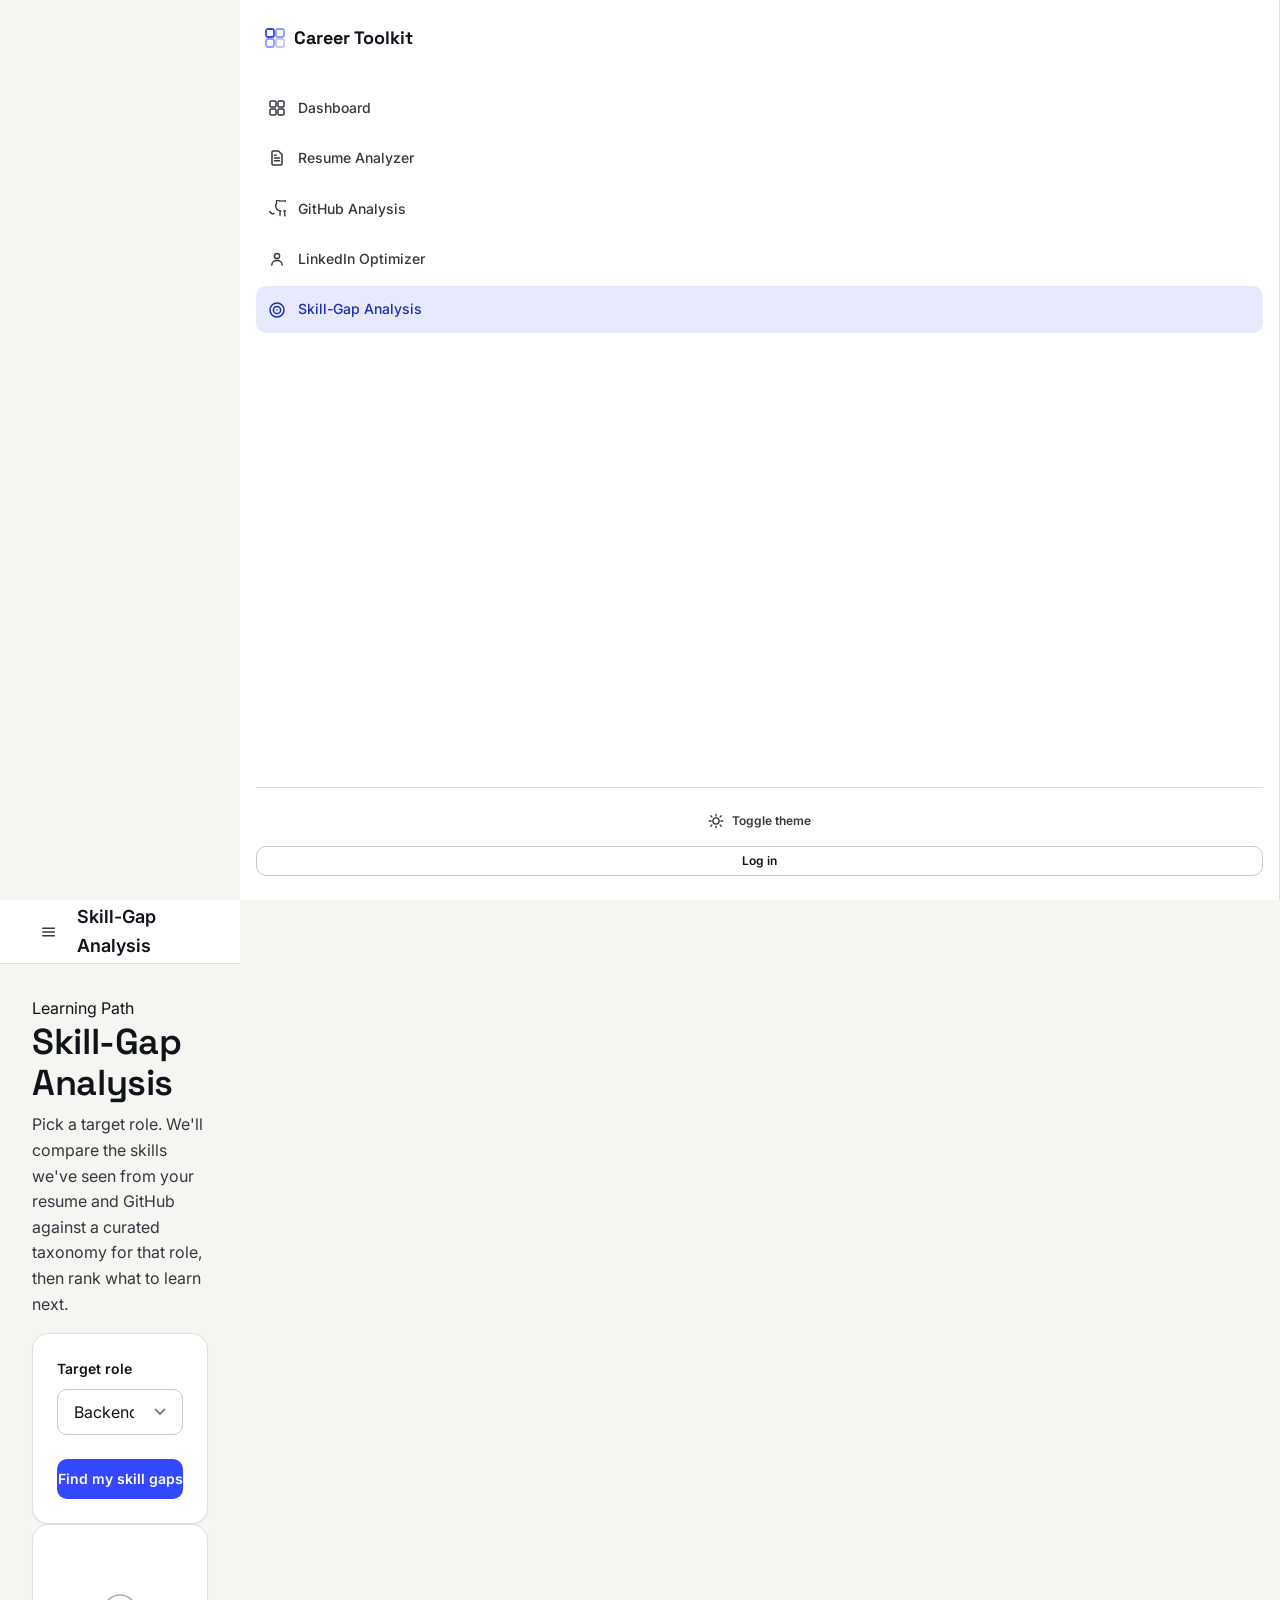
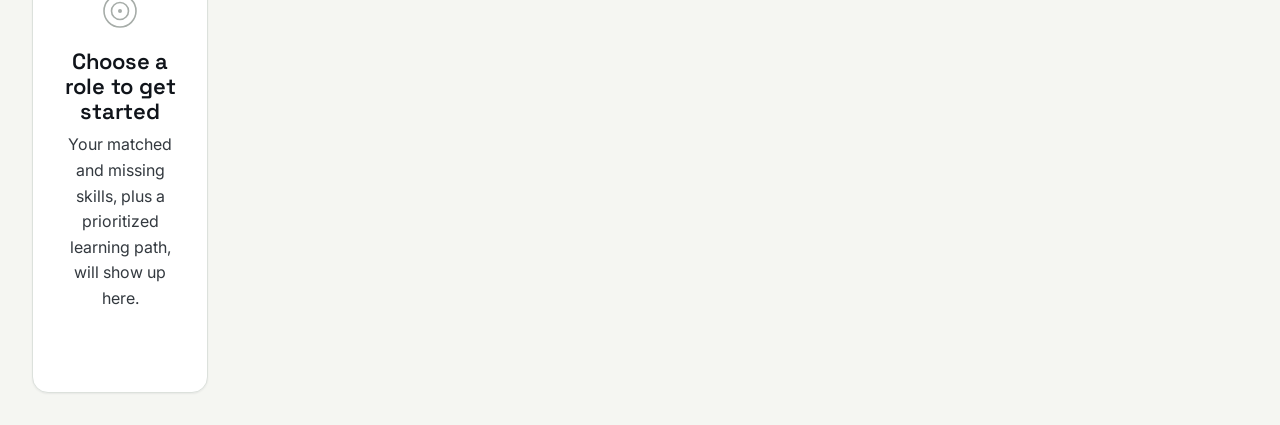
<file: skill-gap.html>
<!DOCTYPE html>
<html lang="en">
<head>
<meta charset="UTF-8" />
<meta name="viewport" content="width=device-width, initial-scale=1.0" />
<title>Skill-Gap Analysis — AI Career Toolkit</title>
<link rel="preconnect" href="https://fonts.googleapis.com">
<link rel="preconnect" href="https://fonts.gstatic.com" crossorigin>
<link href="https://fonts.googleapis.com/css2?family=Space+Grotesk:wght@500;600;700&family=Inter:wght@400;500;600;700&family=IBM+Plex+Mono:wght@500;600;700&display=swap" rel="stylesheet">
<link rel="stylesheet" href="css/tokens.css">
<link rel="stylesheet" href="css/base.css">
<link rel="stylesheet" href="css/layout.css">
<link rel="stylesheet" href="css/components.css">
<link rel="stylesheet" href="css/pages/skillgap.css">
</head>
<body>
<a class="skip-link" href="#main">Skip to content</a>

<div class="app-shell">
  <div class="sidebar-scrim" data-sidebar-scrim></div>
  <aside class="app-sidebar" data-sidebar aria-label="Main navigation">
    <a href="index.html" class="app-sidebar__brand">
      <svg width="22" height="22" viewBox="0 0 22 22" fill="none" aria-hidden="true"><rect x="2" y="2" width="8" height="8" rx="2" stroke="#3448FF" stroke-width="1.8"/><rect x="12" y="2" width="8" height="8" rx="2" stroke="#3448FF" stroke-width="1.8" opacity="0.55"/><rect x="2" y="12" width="8" height="8" rx="2" stroke="#3448FF" stroke-width="1.8" opacity="0.55"/><rect x="12" y="12" width="8" height="8" rx="2" stroke="#3448FF" stroke-width="1.8" opacity="0.3"/></svg>
      Career Toolkit
    </a>
    <nav class="app-sidebar__nav" aria-label="Tools">
      <a href="dashboard.html" class="app-sidebar__link" data-nav-link><svg viewBox="0 0 18 18" fill="none" aria-hidden="true"><rect x="2" y="2" width="6" height="6" rx="1.2" stroke="currentColor" stroke-width="1.5"/><rect x="10" y="2" width="6" height="6" rx="1.2" stroke="currentColor" stroke-width="1.5"/><rect x="2" y="10" width="6" height="6" rx="1.2" stroke="currentColor" stroke-width="1.5"/><rect x="10" y="10" width="6" height="6" rx="1.2" stroke="currentColor" stroke-width="1.5"/></svg>Dashboard</a>
      <a href="resume-analyzer.html" class="app-sidebar__link" data-nav-link><svg viewBox="0 0 18 18" fill="none" aria-hidden="true"><path d="M5 2h5.5L14 5.5V15a1 1 0 0 1-1 1H5a1 1 0 0 1-1-1V3a1 1 0 0 1 1-1Z" stroke="currentColor" stroke-width="1.5" stroke-linejoin="round"/><path d="M6.5 9h5M6.5 11.7h5M6.5 6.3h1.7" stroke="currentColor" stroke-width="1.5" stroke-linecap="round"/></svg>Resume Analyzer</a>
      <a href="github-analysis.html" class="app-sidebar__link" data-nav-link><svg viewBox="0 0 18 18" fill="none" aria-hidden="true"><path d="M6 13.5c-3.2 1-3.2-1.5-4.4-1.9M12 15.5v-2.8c0-.8.3-1.3.7-1.7-2.4-.3-5-1.2-5-5.2 0-1.1.4-2 1-2.8-.1-.3-.5-1.4.1-2.8 0 0 .9-.3 2.9 1a10 10 0 0 1 5.3 0c2-1.3 2.9-1 2.9-1 .6 1.4.2 2.5.1 2.8.6.8 1 1.7 1 2.8 0 4-2.6 4.9-5 5.2.4.4.8 1 .8 2v2.9" stroke="currentColor" stroke-width="1.4" stroke-linecap="round" stroke-linejoin="round"/></svg>GitHub Analysis</a>
      <a href="linkedin-optimizer.html" class="app-sidebar__link" data-nav-link><svg viewBox="0 0 18 18" fill="none" aria-hidden="true"><circle cx="9" cy="6" r="2.6" stroke="currentColor" stroke-width="1.5"/><path d="M3.8 15c0-2.7 2.3-4.5 5.2-4.5s5.2 1.8 5.2 4.5" stroke="currentColor" stroke-width="1.5" stroke-linecap="round"/></svg>LinkedIn Optimizer</a>
      <a href="skill-gap.html" class="app-sidebar__link" data-nav-link><svg viewBox="0 0 18 18" fill="none" aria-hidden="true"><circle cx="9" cy="9" r="7" stroke="currentColor" stroke-width="1.5"/><circle cx="9" cy="9" r="3.6" stroke="currentColor" stroke-width="1.5"/><circle cx="9" cy="9" r="0.8" fill="currentColor"/></svg>Skill-Gap Analysis</a>
    </nav>
    <div class="app-sidebar__foot">
      <button class="btn btn-ghost btn-sm" type="button" data-theme-toggle aria-pressed="false" aria-label="Toggle dark mode">
        <svg width="16" height="16" viewBox="0 0 18 18" fill="none" aria-hidden="true"><path d="M9 1.5v1.8M9 14.7v1.8M3.5 9H1.5M16.5 9h-2M4.4 4.4 3.1 3.1M14.9 14.9l-1.3-1.3M4.4 13.6l-1.3 1.3M14.9 3.1l-1.3 1.3" stroke="currentColor" stroke-width="1.5" stroke-linecap="round"/><circle cx="9" cy="9" r="3.5" stroke="currentColor" stroke-width="1.5"/></svg>
        Toggle theme
      </button>
      <a href="login.html" class="btn btn-secondary btn-sm">Log in</a>
    </div>
  </aside>

  <div class="app-main">
    <header class="app-topbar">
      <div class="flex items-center gap-3">
        <button class="btn btn-icon btn-ghost mobile-nav-toggle" type="button" data-sidebar-toggle aria-expanded="false" aria-label="Open navigation">
          <svg width="18" height="18" viewBox="0 0 18 18" fill="none" aria-hidden="true"><path d="M2 4.5h14M2 9h14M2 13.5h14" stroke="currentColor" stroke-width="1.6" stroke-linecap="round"/></svg>
        </button>
        <span class="app-topbar__title">Skill-Gap Analysis</span>
      </div>
    </header>

    <main id="main" class="app-content">
      <div class="tool-header">
        <span class="tool-header__eyebrow">Learning Path</span>
        <h1 style="font-size:var(--fs-2xl); margin-bottom:var(--sp-2);">Skill-Gap Analysis</h1>
        <p>Pick a target role. We'll compare the skills we've seen from your resume and GitHub against a
          curated taxonomy for that role, then rank what to learn next.</p>
      </div>

      <form id="skillgap-form" class="card mb-6 skill-role-form" novalidate>
        <div class="field">
          <label class="field__label" for="role-select">Target role</label>
          <select class="select" id="role-select" name="role-select">
            <option value="Backend Developer">Backend Developer</option>
            <option value="Frontend Developer">Frontend Developer</option>
            <option value="Full-Stack Developer">Full-Stack Developer</option>
            <option value="Data Analyst">Data Analyst</option>
            <option value="Data Scientist">Data Scientist</option>
            <option value="DevOps Engineer">DevOps Engineer</option>
            <option value="Mobile Developer">Mobile Developer</option>
            <option value="other">Other (type below)</option>
          </select>
        </div>
        <div class="field" id="role-custom-wrap">
          <label class="field__label sr-only" for="role-custom">Custom target role</label>
          <input class="input" type="text" id="role-custom" placeholder="Enter a target role\u2026" hidden />
        </div>
        <button type="submit" class="btn btn-primary btn-block" id="skillgap-submit">Find my skill gaps</button>
      </form>

      <div id="skillgap-results">
        <div class="empty-state card">
          <svg viewBox="0 0 44 44" fill="none" aria-hidden="true"><circle cx="22" cy="22" r="16" stroke="currentColor" stroke-width="1.6"/><circle cx="22" cy="22" r="8.5" stroke="currentColor" stroke-width="1.6"/><circle cx="22" cy="22" r="2" fill="currentColor"/></svg>
          <h4>Choose a role to get started</h4>
          <p>Your matched and missing skills, plus a prioritized learning path, will show up here.</p>
        </div>
      </div>
    </main>
  </div>
</div>

<script src="js/config.js"></script>
<script src="js/utils/dom.js"></script>
<script src="js/utils/storage.js"></script>
<script src="js/utils/theme.js"></script>
<script src="js/utils/toast.js"></script>
<script src="js/utils/api.js"></script>
<script src="js/utils/validation.js"></script>
<script src="js/components/navbar.js"></script>
<script src="js/components/gauge.js"></script>
<script src="js/components/chips.js"></script>
<script src="js/pages/skill-gap.js"></script>
</body>
</html>
</file>
<file: css/tokens.css>
/* ==========================================================================
   DESIGN TOKENS
   AI Career Toolkit — "instrument panel" visual language.
   Every color, type and spacing decision in the app traces back here.
   ========================================================================== */

:root {
  /* ---- Color: ink / canvas ---- */
  --ink-900: #10141A;      /* primary text, high-emphasis */
  --ink-700: #33393F;      /* secondary text */
  --ink-500: #656D6B;      /* muted / captions */
  --ink-300: #A6ACA8;      /* disabled / placeholder */
  --line: #DCE1DC;         /* hairline borders */
  --line-strong: #C4CBC4;
  --canvas: #F5F6F2;       /* app background */
  --surface: #FFFFFF;      /* card / panel background */
  --surface-sunken: #EEF0EB; /* recessed wells (dropzones, code blocks) */

  /* ---- Color: signal accent (the toolkit's primary voice) ---- */
  --signal-700: #1C2FB0;
  --signal-600: #2438D6;
  --signal-500: #3448FF;   /* primary accent */
  --signal-100: #E7E9FF;

  /* ---- Color: status readouts (score bands) ---- */
  --status-good: #16906A;
  --status-good-bg: #E3F5EE;
  --status-warn: #C97F17;
  --status-warn-bg: #FBF0DD;
  --status-bad: #C5402F;
  --status-bad-bg: #FBE7E4;
  --status-neutral: #656D6B;
  --status-neutral-bg: #EAEBE6;

  /* ---- Typography ---- */
  --font-display: "Space Grotesk", "Segoe UI", sans-serif;
  --font-body: "Inter", "Segoe UI", sans-serif;
  --font-mono: "IBM Plex Mono", "SFMono-Regular", Menlo, monospace;

  --fs-xs: 0.75rem;     /* 12 */
  --fs-sm: 0.875rem;    /* 14 */
  --fs-base: 1rem;      /* 16 */
  --fs-md: 1.125rem;    /* 18 */
  --fs-lg: 1.375rem;    /* 22 */
  --fs-xl: 1.75rem;     /* 28 */
  --fs-2xl: 2.25rem;    /* 36 */
  --fs-3xl: 3rem;       /* 48 */
  --fs-4xl: 3.75rem;    /* 60 */

  --lh-tight: 1.15;
  --lh-snug: 1.35;
  --lh-normal: 1.6;

  /* ---- Spacing scale (4px base) ---- */
  --sp-1: 0.25rem;
  --sp-2: 0.5rem;
  --sp-3: 0.75rem;
  --sp-4: 1rem;
  --sp-5: 1.5rem;
  --sp-6: 2rem;
  --sp-7: 2.5rem;
  --sp-8: 3rem;
  --sp-9: 4rem;
  --sp-10: 6rem;

  /* ---- Radius ---- */
  --radius-sm: 6px;
  --radius-md: 10px;
  --radius-lg: 16px;
  --radius-pill: 999px;

  /* ---- Shadow ---- */
  --shadow-sm: 0 1px 2px rgba(16, 20, 26, 0.06);
  --shadow-md: 0 4px 16px rgba(16, 20, 26, 0.08);
  --shadow-lg: 0 12px 32px rgba(16, 20, 26, 0.12);
  --shadow-focus: 0 0 0 3px var(--signal-100);

  /* ---- Layout ---- */
  --container-max: 1200px;
  --sidebar-width: 240px;
  --topbar-height: 64px;
  --transition-fast: 120ms ease;
  --transition-base: 200ms ease;

  /* ---- Z-index scale ---- */
  --z-nav: 100;
  --z-modal: 300;
  --z-toast: 400;
}

/* Dark mode: toggled via [data-theme="dark"] on <html>, persisted in localStorage */
[data-theme="dark"] {
  --ink-900: #EEF0EA;
  --ink-700: #C7CCC5;
  --ink-500: #92998F;
  --ink-300: #565F55;
  --line: #2B322B;
  --line-strong: #3A423A;
  --canvas: #10130F;
  --surface: #171B15;
  --surface-sunken: #0D0F0C;

  --signal-100: #1B2050;

  --status-good-bg: #10291F;
  --status-warn-bg: #2E2410;
  --status-bad-bg: #2E1613;
  --status-neutral-bg: #1D211C;

  --shadow-sm: 0 1px 2px rgba(0, 0, 0, 0.3);
  --shadow-md: 0 4px 16px rgba(0, 0, 0, 0.35);
  --shadow-lg: 0 12px 32px rgba(0, 0, 0, 0.45);
}

@media (prefers-reduced-motion: reduce) {
  *, *::before, *::after {
    animation-duration: 0.001ms !important;
    animation-iteration-count: 1 !important;
    transition-duration: 0.001ms !important;
    scroll-behavior: auto !important;
  }
}
</file>
<file: css/base.css>
/* ==========================================================================
   BASE — reset & element defaults
   ========================================================================== */

*, *::before, *::after { box-sizing: border-box; }

html {
  -webkit-text-size-adjust: 100%;
  scroll-behavior: smooth;
}

body {
  margin: 0;
  font-family: var(--font-body);
  font-size: var(--fs-base);
  line-height: var(--lh-normal);
  color: var(--ink-900);
  background: var(--canvas);
  -webkit-font-smoothing: antialiased;
  transition: background var(--transition-base), color var(--transition-base);
}

h1, h2, h3, h4, h5, h6 {
  font-family: var(--font-display);
  line-height: var(--lh-tight);
  margin: 0 0 var(--sp-3);
  font-weight: 600;
  letter-spacing: -0.01em;
}

h1 { font-size: var(--fs-3xl); }
h2 { font-size: var(--fs-2xl); }
h3 { font-size: var(--fs-xl); }
h4 { font-size: var(--fs-lg); }

p { margin: 0 0 var(--sp-4); color: var(--ink-700); }

a {
  color: var(--signal-600);
  text-decoration: none;
}
a:hover { text-decoration: underline; }

ul, ol { margin: 0; padding: 0; list-style: none; }

img, svg { display: block; max-width: 100%; }

button, input, select, textarea {
  font-family: inherit;
  font-size: inherit;
  color: inherit;
}

button { cursor: pointer; }

/* Consistent, visible keyboard focus everywhere (a11y requirement) */
:focus-visible {
  outline: 2px solid var(--signal-500);
  outline-offset: 2px;
  border-radius: var(--radius-sm);
}
:focus:not(:focus-visible) { outline: none; }

/* Skip link for keyboard users */
.skip-link {
  position: absolute;
  left: -9999px;
  top: 0;
  background: var(--signal-500);
  color: #fff;
  padding: var(--sp-2) var(--sp-4);
  z-index: 1000;
  border-radius: 0 0 var(--radius-sm) 0;
}
.skip-link:focus {
  left: 0;
}

.sr-only {
  position: absolute;
  width: 1px; height: 1px;
  padding: 0; margin: -1px;
  overflow: hidden;
  clip: rect(0, 0, 0, 0);
  white-space: nowrap;
  border: 0;
}

.container {
  width: 100%;
  max-width: var(--container-max);
  margin-inline: auto;
  padding-inline: var(--sp-5);
}

hr {
  border: none;
  border-top: 1px solid var(--line);
  margin: var(--sp-6) 0;
}

::selection {
  background: var(--signal-100);
  color: var(--signal-700);
}

/* Scrollbar (progressive enhancement, webkit only) */
::-webkit-scrollbar { width: 10px; height: 10px; }
::-webkit-scrollbar-track { background: transparent; }
::-webkit-scrollbar-thumb { background: var(--line-strong); border-radius: var(--radius-pill); }
</file>
<file: css/layout.css>
/* ==========================================================================
   LAYOUT — marketing nav/footer, app shell (sidebar + topbar), grid helpers
   ========================================================================== */

/* ---------- Marketing navbar (landing, login, signup) ---------- */
.site-nav {
  position: sticky;
  top: 0;
  z-index: var(--z-nav);
  background: color-mix(in srgb, var(--surface) 92%, transparent);
  backdrop-filter: blur(8px);
  border-bottom: 1px solid var(--line);
}

.site-nav__inner {
  display: flex;
  align-items: center;
  justify-content: space-between;
  height: var(--topbar-height);
  position: relative;
}

.site-nav__links {
  display: flex;
  align-items: center;
  gap: var(--sp-6);
}

.site-nav__links a {
  color: var(--ink-700);
  font-size: var(--fs-sm);
  font-weight: 500;
}
.site-nav__links a:hover { color: var(--ink-900); text-decoration: none; }

.site-nav__actions {
  display: flex;
  align-items: center;
  gap: var(--sp-3);
}

.site-nav__toggle {
  display: none;
}

@media (max-width: 780px) {
  .site-nav__links {
    display: none;
    position: absolute;
    top: 100%;
    left: 0;
    right: 0;
    flex-direction: column;
    align-items: flex-start;
    gap: var(--sp-1);
    background: var(--surface);
    border-bottom: 1px solid var(--line);
    padding: var(--sp-4) var(--sp-5);
    box-shadow: var(--shadow-md);
  }
  .site-nav__links.is-open { display: flex; }
  .site-nav__links a { padding: var(--sp-2) 0; width: 100%; }
  .site-nav { position: sticky; }
  .site-nav__toggle { display: inline-flex; }
}

/* ---------- Footer ---------- */
.site-footer {
  border-top: 1px solid var(--line);
  padding: var(--sp-8) 0 var(--sp-6);
  margin-top: var(--sp-10);
}

.site-footer__grid {
  display: grid;
  grid-template-columns: 1.4fr repeat(3, 1fr);
  gap: var(--sp-6);
}

.site-footer__col h5 {
  font-family: var(--font-mono);
  font-size: var(--fs-xs);
  letter-spacing: 0.08em;
  text-transform: uppercase;
  color: var(--ink-500);
  margin-bottom: var(--sp-3);
}

.site-footer__col a,
.site-footer__col p {
  display: block;
  color: var(--ink-500);
  font-size: var(--fs-sm);
  margin-bottom: var(--sp-2);
}
.site-footer__col a:hover { color: var(--ink-900); }

.site-footer__bottom {
  display: flex;
  justify-content: space-between;
  align-items: center;
  margin-top: var(--sp-8);
  padding-top: var(--sp-5);
  border-top: 1px solid var(--line);
  font-size: var(--fs-xs);
  color: var(--ink-500);
}

@media (max-width: 780px) {
  .site-footer__grid { grid-template-columns: 1fr 1fr; }
  .site-footer__bottom { flex-direction: column; gap: var(--sp-3); align-items: flex-start; }
}

/* ---------- App shell (dashboard + analyzer tools) ---------- */
.app-shell {
  display: grid;
  grid-template-columns: var(--sidebar-width) 1fr;
  min-height: 100vh;
}

.app-sidebar {
  border-right: 1px solid var(--line);
  background: var(--surface);
  display: flex;
  flex-direction: column;
  padding: var(--sp-5) var(--sp-4);
  position: sticky;
  top: 0;
  height: 100vh;
}

.app-sidebar__brand {
  display: flex;
  align-items: center;
  gap: var(--sp-2);
  padding: 0 var(--sp-2);
  margin-bottom: var(--sp-6);
  font-family: var(--font-display);
  font-weight: 700;
  font-size: var(--fs-md);
  color: var(--ink-900);
}

.app-sidebar__nav {
  display: flex;
  flex-direction: column;
  gap: var(--sp-1);
  flex: 1;
}

.app-sidebar__link {
  display: flex;
  align-items: center;
  gap: var(--sp-3);
  padding: var(--sp-3) var(--sp-3);
  border-radius: var(--radius-md);
  color: var(--ink-700);
  font-size: var(--fs-sm);
  font-weight: 500;
  transition: background var(--transition-fast), color var(--transition-fast);
}
.app-sidebar__link:hover {
  background: var(--surface-sunken);
  color: var(--ink-900);
  text-decoration: none;
}
.app-sidebar__link[aria-current="page"] {
  background: var(--signal-100);
  color: var(--signal-700);
}
.app-sidebar__link svg { flex-shrink: 0; width: 18px; height: 18px; }

.app-sidebar__foot {
  border-top: 1px solid var(--line);
  padding-top: var(--sp-4);
  margin-top: var(--sp-4);
  display: flex;
  flex-direction: column;
  gap: var(--sp-2);
}

.app-main { display: flex; flex-direction: column; min-width: 0; }

.app-topbar {
  height: var(--topbar-height);
  border-bottom: 1px solid var(--line);
  display: flex;
  align-items: center;
  justify-content: space-between;
  padding-inline: var(--sp-6);
  position: sticky;
  top: 0;
  background: color-mix(in srgb, var(--surface) 94%, transparent);
  backdrop-filter: blur(8px);
  z-index: calc(var(--z-nav) - 1);
}

.app-topbar__title { font-size: var(--fs-md); font-weight: 600; }

.app-content {
  padding: var(--sp-6);
  flex: 1;
}

.mobile-nav-toggle { display: none; }

@media (max-width: 900px) {
  .app-shell { grid-template-columns: 1fr; }
  .app-sidebar {
    position: fixed;
    inset: 0 auto 0 0;
    width: 260px;
    transform: translateX(-100%);
    transition: transform var(--transition-base);
    z-index: var(--z-nav);
    box-shadow: var(--shadow-lg);
  }
  .app-sidebar.is-open { transform: translateX(0); }
  .mobile-nav-toggle {
    display: inline-flex;
  }
  .app-content { padding: var(--sp-4); }
  .sidebar-scrim {
    display: none;
    position: fixed; inset: 0;
    background: rgba(16, 20, 26, 0.4);
    z-index: calc(var(--z-nav) - 1);
  }
  .sidebar-scrim.is-open { display: block; }
}

/* ---------- Generic grid / flex utilities ---------- */
.grid { display: grid; gap: var(--sp-5); }
.grid-2 { grid-template-columns: repeat(2, 1fr); }
.grid-3 { grid-template-columns: repeat(3, 1fr); }
.grid-4 { grid-template-columns: repeat(4, 1fr); }

@media (max-width: 900px) {
  .grid-3, .grid-4 { grid-template-columns: repeat(2, 1fr); }
}
@media (max-width: 640px) {
  .grid-2, .grid-3, .grid-4 { grid-template-columns: 1fr; }
}

.flex { display: flex; }
.flex-col { flex-direction: column; }
.items-center { align-items: center; }
.justify-between { justify-content: space-between; }
.gap-2 { gap: var(--sp-2); }
.gap-3 { gap: var(--sp-3); }
.gap-4 { gap: var(--sp-4); }
.gap-5 { gap: var(--sp-5); }

.section { padding-block: var(--sp-9); }
@media (max-width: 640px) {
  .section { padding-block: var(--sp-7); }
}
</file>
<file: css/components.css>
/* ==========================================================================
   COMPONENTS — reusable UI primitives shared across every page
   ========================================================================== */

/* ---------- Buttons ---------- */
.btn {
  display: inline-flex;
  align-items: center;
  justify-content: center;
  gap: var(--sp-2);
  border: 1px solid transparent;
  border-radius: var(--radius-md);
  padding: var(--sp-3) var(--sp-5);
  font-size: var(--fs-sm);
  font-weight: 600;
  line-height: 1;
  transition: background var(--transition-fast), border-color var(--transition-fast), color var(--transition-fast), transform var(--transition-fast);
  white-space: nowrap;
}
.btn:active { transform: translateY(1px); }
.btn:disabled, .btn[aria-disabled="true"] {
  opacity: 0.55;
  cursor: not-allowed;
  pointer-events: none;
}

.btn-primary {
  background: var(--signal-500);
  color: #fff;
}
.btn-primary:hover { background: var(--signal-600); text-decoration: none; }

.btn-secondary {
  background: var(--surface);
  border-color: var(--line-strong);
  color: var(--ink-900);
}
.btn-secondary:hover { background: var(--surface-sunken); text-decoration: none; }

.btn-ghost {
  background: transparent;
  color: var(--ink-700);
}
.btn-ghost:hover { background: var(--surface-sunken); text-decoration: none; }

.btn-danger {
  background: var(--status-bad);
  color: #fff;
}
.btn-danger:hover { background: #A73427; }

.btn-sm { padding: var(--sp-2) var(--sp-4); font-size: var(--fs-xs); }
.btn-lg { padding: var(--sp-4) var(--sp-7); font-size: var(--fs-base); }
.btn-block { width: 100%; }
.btn-icon { padding: var(--sp-2); border-radius: var(--radius-sm); }

/* ---------- Cards ---------- */
.card {
  background: var(--surface);
  border: 1px solid var(--line);
  border-radius: var(--radius-lg);
  padding: var(--sp-5);
  box-shadow: var(--shadow-sm);
}

.card-hover { transition: box-shadow var(--transition-base), border-color var(--transition-base); }
.card-hover:hover { box-shadow: var(--shadow-md); border-color: var(--line-strong); }

.card__header {
  display: flex;
  align-items: flex-start;
  justify-content: space-between;
  gap: var(--sp-4);
  margin-bottom: var(--sp-4);
}

.card__eyebrow {
  font-family: var(--font-mono);
  font-size: var(--fs-xs);
  letter-spacing: 0.08em;
  text-transform: uppercase;
  color: var(--ink-500);
}

/* ---------- Forms ---------- */
.field { margin-bottom: var(--sp-5); }

.field__label {
  display: block;
  font-size: var(--fs-sm);
  font-weight: 600;
  margin-bottom: var(--sp-2);
  color: var(--ink-900);
}

.field__hint {
  font-size: var(--fs-xs);
  color: var(--ink-500);
  margin-top: var(--sp-2);
}

.field__error {
  font-size: var(--fs-xs);
  color: var(--status-bad);
  margin-top: var(--sp-2);
  display: flex;
  align-items: center;
  gap: var(--sp-1);
}

.input, .textarea, .select {
  width: 100%;
  background: var(--surface);
  border: 1px solid var(--line-strong);
  border-radius: var(--radius-md);
  padding: var(--sp-3) var(--sp-4);
  font-size: var(--fs-base);
  color: var(--ink-900);
  transition: border-color var(--transition-fast), box-shadow var(--transition-fast);
}
.input::placeholder, .textarea::placeholder { color: var(--ink-300); }
.input:focus, .textarea:focus, .select:focus {
  border-color: var(--signal-500);
  box-shadow: var(--shadow-focus);
  outline: none;
}
.input[aria-invalid="true"], .textarea[aria-invalid="true"] {
  border-color: var(--status-bad);
}
.textarea { resize: vertical; min-height: 120px; font-family: inherit; }

.select {
  appearance: none;
  background-image: url("data:image/svg+xml,%3Csvg xmlns='http://www.w3.org/2000/svg' width='12' height='8'%3E%3Cpath d='M1 1l5 5 5-5' stroke='%23656D6B' stroke-width='1.6' fill='none' fill-rule='evenodd'/%3E%3C/svg%3E");
  background-repeat: no-repeat;
  background-position: right var(--sp-4) center;
  padding-right: var(--sp-8);
}

.field-row { display: flex; gap: var(--sp-4); }
.field-row .field { flex: 1; }

.checkbox-row {
  display: flex;
  align-items: center;
  gap: var(--sp-2);
  font-size: var(--fs-sm);
  color: var(--ink-700);
}
.checkbox-row input { width: 16px; height: 16px; accent-color: var(--signal-500); }

/* ---------- Chips / tags (skills, keywords) ---------- */
.chip {
  display: inline-flex;
  align-items: center;
  gap: var(--sp-1);
  padding: var(--sp-1) var(--sp-3);
  border-radius: var(--radius-pill);
  font-size: var(--fs-xs);
  font-weight: 600;
  font-family: var(--font-mono);
  border: 1px solid transparent;
}
.chip-matched { background: var(--status-good-bg); color: var(--status-good); }
.chip-missing { background: var(--status-bad-bg); color: var(--status-bad); }
.chip-nice { background: var(--status-warn-bg); color: var(--status-warn); }
.chip-neutral { background: var(--status-neutral-bg); color: var(--ink-700); }

.chip-group { display: flex; flex-wrap: wrap; gap: var(--sp-2); }

/* ---------- Status badge ---------- */
.badge {
  display: inline-flex;
  align-items: center;
  gap: var(--sp-1);
  padding: var(--sp-1) var(--sp-2);
  border-radius: var(--radius-sm);
  font-size: var(--fs-xs);
  font-weight: 600;
}
.badge-good { background: var(--status-good-bg); color: var(--status-good); }
.badge-warn { background: var(--status-warn-bg); color: var(--status-warn); }
.badge-bad { background: var(--status-bad-bg); color: var(--status-bad); }
.badge::before {
  content: "";
  width: 6px; height: 6px;
  border-radius: 50%;
  background: currentColor;
}

/* ---------- Score dial (signature component) ---------- */
.score-dial {
  position: relative;
  display: inline-flex;
  align-items: center;
  justify-content: center;
}
.score-dial svg { display: block; }
.score-dial__track { fill: none; stroke: var(--line); stroke-width: 10; }
.score-dial__fill {
  fill: none;
  stroke-width: 10;
  stroke-linecap: round;
  transform-origin: center;
  transform: rotate(-90deg);
  transition: stroke-dashoffset 900ms cubic-bezier(0.16, 1, 0.3, 1), stroke 400ms ease;
}
.score-dial__readout {
  position: absolute;
  inset: 0;
  display: flex;
  flex-direction: column;
  align-items: center;
  justify-content: center;
  text-align: center;
}
.score-dial__value {
  font-family: var(--font-mono);
  font-weight: 700;
  font-size: var(--fs-2xl);
  color: var(--ink-900);
  line-height: 1;
}
.score-dial__max {
  font-family: var(--font-mono);
  font-size: var(--fs-xs);
  color: var(--ink-500);
}
.score-dial__label {
  font-size: var(--fs-xs);
  color: var(--ink-500);
  text-transform: uppercase;
  letter-spacing: 0.06em;
  margin-top: var(--sp-1);
}

/* ---------- Progress bar (linear, for section-completeness etc.) ---------- */
.progress {
  height: 8px;
  background: var(--surface-sunken);
  border-radius: var(--radius-pill);
  overflow: hidden;
}
.progress__fill {
  height: 100%;
  background: var(--signal-500);
  border-radius: var(--radius-pill);
  transition: width 700ms cubic-bezier(0.16, 1, 0.3, 1);
}
.progress__fill.is-good { background: var(--status-good); }
.progress__fill.is-warn { background: var(--status-warn); }
.progress__fill.is-bad { background: var(--status-bad); }

/* ---------- Dropzone (drag-and-drop upload) ---------- */
.dropzone {
  border: 2px dashed var(--line-strong);
  border-radius: var(--radius-lg);
  background: var(--surface-sunken);
  padding: var(--sp-8) var(--sp-5);
  text-align: center;
  cursor: pointer;
  transition: border-color var(--transition-fast), background var(--transition-fast);
}
.dropzone:hover,
.dropzone:focus-visible { border-color: var(--signal-500); }
.dropzone.is-dragover {
  border-color: var(--signal-500);
  background: var(--signal-100);
}
.dropzone.has-error { border-color: var(--status-bad); background: var(--status-bad-bg); }

.dropzone__icon {
  width: 40px; height: 40px;
  margin: 0 auto var(--sp-3);
  color: var(--ink-500);
}
.dropzone__title { font-weight: 600; margin-bottom: var(--sp-1); }
.dropzone__hint { font-size: var(--fs-sm); color: var(--ink-500); }
.dropzone input[type="file"] { display: none; }

.file-preview {
  display: flex;
  align-items: center;
  gap: var(--sp-3);
  padding: var(--sp-3) var(--sp-4);
  background: var(--surface);
  border: 1px solid var(--line);
  border-radius: var(--radius-md);
  margin-top: var(--sp-4);
}
.file-preview__icon {
  width: 36px; height: 36px;
  border-radius: var(--radius-sm);
  background: var(--signal-100);
  color: var(--signal-700);
  display: flex; align-items: center; justify-content: center;
  flex-shrink: 0;
}
.file-preview__meta { flex: 1; min-width: 0; }
.file-preview__name { font-size: var(--fs-sm); font-weight: 600; overflow: hidden; text-overflow: ellipsis; white-space: nowrap; }
.file-preview__size { font-size: var(--fs-xs); color: var(--ink-500); }

/* ---------- Loading spinner ---------- */
.spinner {
  width: 20px; height: 20px;
  border: 2.5px solid var(--line);
  border-top-color: var(--signal-500);
  border-radius: 50%;
  animation: spin 700ms linear infinite;
}
.spinner-lg { width: 36px; height: 36px; border-width: 3px; }
@keyframes spin { to { transform: rotate(360deg); } }

.loading-block {
  display: flex;
  flex-direction: column;
  align-items: center;
  justify-content: center;
  gap: var(--sp-3);
  padding: var(--sp-9) var(--sp-5);
  color: var(--ink-500);
  font-size: var(--fs-sm);
}

/* Skeleton loaders */
.skeleton {
  background: linear-gradient(90deg, var(--surface-sunken) 25%, var(--line) 50%, var(--surface-sunken) 75%);
  background-size: 200% 100%;
  animation: shimmer 1.4s ease infinite;
  border-radius: var(--radius-sm);
}
@keyframes shimmer { to { background-position: -200% 0; } }

/* ---------- Toast notifications ---------- */
.toast-region {
  position: fixed;
  bottom: var(--sp-5);
  right: var(--sp-5);
  z-index: var(--z-toast);
  display: flex;
  flex-direction: column;
  gap: var(--sp-3);
  max-width: min(380px, calc(100vw - 2 * var(--sp-5)));
}

.toast {
  display: flex;
  align-items: flex-start;
  gap: var(--sp-3);
  background: var(--ink-900);
  color: var(--canvas);
  padding: var(--sp-4);
  border-radius: var(--radius-md);
  box-shadow: var(--shadow-lg);
  animation: toast-in 220ms ease;
}
.toast.is-leaving { animation: toast-out 180ms ease forwards; }
@keyframes toast-in { from { opacity: 0; transform: translateY(8px); } to { opacity: 1; transform: translateY(0); } }
@keyframes toast-out { to { opacity: 0; transform: translateY(8px); } }

.toast__icon { flex-shrink: 0; width: 20px; height: 20px; margin-top: 1px; }
.toast-success .toast__icon { color: #58D6A8; }
.toast-error .toast__icon { color: #F19086; }
.toast-warning .toast__icon { color: #F0C264; }
.toast-info .toast__icon { color: #8FA4FF; }
.toast__body { flex: 1; font-size: var(--fs-sm); }
.toast__title { font-weight: 600; margin-bottom: 2px; }
.toast__close {
  background: none; border: none; color: inherit; opacity: 0.6;
  padding: var(--sp-1); flex-shrink: 0;
}
.toast__close:hover { opacity: 1; }

/* ---------- Modal ---------- */
.modal-overlay {
  position: fixed;
  inset: 0;
  background: rgba(16, 20, 26, 0.5);
  display: none;
  align-items: center;
  justify-content: center;
  padding: var(--sp-5);
  z-index: var(--z-modal);
}
.modal-overlay.is-open { display: flex; }

.modal {
  background: var(--surface);
  border-radius: var(--radius-lg);
  box-shadow: var(--shadow-lg);
  width: 100%;
  max-width: 440px;
  padding: var(--sp-6);
  max-height: 90vh;
  overflow-y: auto;
  animation: modal-in 200ms cubic-bezier(0.16, 1, 0.3, 1);
}
@keyframes modal-in { from { opacity: 0; transform: scale(0.97) translateY(6px); } to { opacity: 1; transform: scale(1) translateY(0); } }

.modal__header {
  display: flex;
  align-items: flex-start;
  justify-content: space-between;
  margin-bottom: var(--sp-4);
}
.modal__close { background: none; border: none; color: var(--ink-500); padding: var(--sp-1); }
.modal__close:hover { color: var(--ink-900); }

/* ---------- Alert / inline banner ---------- */
.alert {
  display: flex;
  gap: var(--sp-3);
  padding: var(--sp-4);
  border-radius: var(--radius-md);
  border: 1px solid;
  font-size: var(--fs-sm);
  align-items: flex-start;
}
.alert__icon { width: 18px; height: 18px; flex-shrink: 0; margin-top: 1px; }
.alert-error { background: var(--status-bad-bg); border-color: color-mix(in srgb, var(--status-bad) 30%, transparent); color: var(--status-bad); }
.alert-warn { background: var(--status-warn-bg); border-color: color-mix(in srgb, var(--status-warn) 30%, transparent); color: var(--status-warn); }
.alert-good { background: var(--status-good-bg); border-color: color-mix(in srgb, var(--status-good) 30%, transparent); color: var(--status-good); }
.alert-info { background: var(--signal-100); border-color: color-mix(in srgb, var(--signal-500) 30%, transparent); color: var(--signal-700); }

/* ---------- Empty state ---------- */
.empty-state {
  text-align: center;
  padding: var(--sp-9) var(--sp-5);
  color: var(--ink-500);
}
.empty-state svg { width: 44px; height: 44px; margin: 0 auto var(--sp-4); color: var(--ink-300); }
.empty-state h4 { color: var(--ink-900); margin-bottom: var(--sp-2); }
.empty-state p { max-width: 360px; margin-inline: auto; }

/* ---------- Tabs ---------- */
.tabs { display: flex; gap: var(--sp-1); border-bottom: 1px solid var(--line); }
.tab-btn {
  background: none; border: none;
  padding: var(--sp-3) var(--sp-4);
  font-size: var(--fs-sm); font-weight: 600;
  color: var(--ink-500);
  border-bottom: 2px solid transparent;
  margin-bottom: -1px;
  transition: color var(--transition-fast);
}
.tab-btn:hover { color: var(--ink-900); }
.tab-btn[aria-selected="true"] { color: var(--signal-600); border-bottom-color: var(--signal-500); }

/* ---------- Avatar ---------- */
.avatar {
  width: 32px; height: 32px;
  border-radius: 50%;
  background: var(--signal-100);
  color: var(--signal-700);
  display: flex; align-items: center; justify-content: center;
  font-weight: 700; font-size: var(--fs-xs);
  flex-shrink: 0;
}

/* ---------- Table (history / dashboard) ---------- */
.data-table { width: 100%; border-collapse: collapse; font-size: var(--fs-sm); }
.data-table th {
  text-align: left;
  font-size: var(--fs-xs);
  text-transform: uppercase;
  letter-spacing: 0.05em;
  color: var(--ink-500);
  font-weight: 600;
  padding: var(--sp-3) var(--sp-3);
  border-bottom: 1px solid var(--line);
}
.data-table td {
  padding: var(--sp-3) var(--sp-3);
  border-bottom: 1px solid var(--line);
  color: var(--ink-900);
}
.data-table tbody tr { transition: background var(--transition-fast); }
.data-table tbody tr:hover { background: var(--surface-sunken); }

/* ---------- Password strength meter ---------- */
.pw-strength { display: flex; gap: 4px; margin-top: var(--sp-2); }
.pw-strength__seg { height: 4px; flex: 1; background: var(--line); border-radius: var(--radius-pill); transition: background var(--transition-fast); }
.pw-strength__seg.is-weak { background: var(--status-bad); }
.pw-strength__seg.is-fair { background: var(--status-warn); }
.pw-strength__seg.is-strong { background: var(--status-good); }

/* ---------- Utility ---------- */
.text-muted { color: var(--ink-500); }
.text-mono { font-family: var(--font-mono); }
.text-center { text-align: center; }
.mt-0 { margin-top: 0; }
.divider-v { width: 1px; background: var(--line); align-self: stretch; }
</file>
<file: css/pages/landing.css>
/* ==========================================================================
   LANDING PAGE
   ========================================================================== */

.hero {
  padding-block: var(--sp-10) var(--sp-9);
  position: relative;
  overflow: hidden;
}

.hero__grid {
  display: grid;
  grid-template-columns: 1.1fr 0.9fr;
  gap: var(--sp-8);
  align-items: center;
}

.hero__eyebrow {
  display: inline-flex;
  align-items: center;
  gap: var(--sp-2);
  font-family: var(--font-mono);
  font-size: var(--fs-xs);
  letter-spacing: 0.08em;
  text-transform: uppercase;
  color: var(--signal-700);
  background: var(--signal-100);
  padding: var(--sp-2) var(--sp-3);
  border-radius: var(--radius-pill);
  margin-bottom: var(--sp-5);
}
.hero__eyebrow::before {
  content: "";
  width: 6px; height: 6px;
  border-radius: 50%;
  background: var(--signal-500);
}

.hero h1 {
  font-size: var(--fs-4xl);
  max-width: 15ch;
  margin-bottom: var(--sp-5);
}

.hero__sub {
  font-size: var(--fs-md);
  color: var(--ink-700);
  max-width: 46ch;
  margin-bottom: var(--sp-6);
}

.hero__actions { display: flex; gap: var(--sp-3); flex-wrap: wrap; margin-bottom: var(--sp-6); }

.hero__proof {
  display: flex;
  gap: var(--sp-6);
  font-family: var(--font-mono);
  font-size: var(--fs-xs);
  color: var(--ink-500);
}
.hero__proof strong { color: var(--ink-900); font-size: var(--fs-md); display: block; font-family: var(--font-display); }

/* Instrument-panel hero visual: a live-looking readout console */
.hero__panel {
  background: var(--ink-900);
  border-radius: var(--radius-lg);
  padding: var(--sp-6);
  box-shadow: var(--shadow-lg);
  color: var(--canvas);
}
.hero__panel-head {
  display: flex;
  justify-content: space-between;
  align-items: center;
  margin-bottom: var(--sp-5);
  font-family: var(--font-mono);
  font-size: var(--fs-xs);
  color: #8A9188;
}
.hero__panel-dots { display: flex; gap: 6px; }
.hero__panel-dots span { width: 8px; height: 8px; border-radius: 50%; background: #3A423A; }

.hero__panel-row {
  display: flex;
  align-items: center;
  justify-content: space-between;
  padding: var(--sp-3) 0;
  border-bottom: 1px solid #262B24;
}
.hero__panel-row:last-child { border-bottom: none; }
.hero__panel-row-label { font-size: var(--fs-sm); color: #C7CCC5; }
.hero__panel-row-score { font-family: var(--font-mono); font-weight: 700; font-size: var(--fs-md); }
.hero__panel-row-score.good { color: #58D6A8; }
.hero__panel-row-score.warn { color: #F0C264; }

@media (max-width: 900px) {
  .hero__grid { grid-template-columns: 1fr; }
  .hero h1 { font-size: var(--fs-3xl); max-width: none; }
}

/* ---------- Feature grid ---------- */
.section-head {
  max-width: 60ch;
  margin-bottom: var(--sp-7);
}
.section-head__eyebrow {
  font-family: var(--font-mono);
  font-size: var(--fs-xs);
  text-transform: uppercase;
  letter-spacing: 0.08em;
  color: var(--signal-600);
  margin-bottom: var(--sp-2);
  display: block;
}

.feature-card {
  padding: var(--sp-6);
}
.feature-card__icon {
  width: 44px; height: 44px;
  border-radius: var(--radius-md);
  background: var(--signal-100);
  color: var(--signal-700);
  display: flex; align-items: center; justify-content: center;
  margin-bottom: var(--sp-4);
}
.feature-card h3 { font-size: var(--fs-md); margin-bottom: var(--sp-2); }
.feature-card p { font-size: var(--fs-sm); margin-bottom: var(--sp-4); }
.feature-card__link { font-size: var(--fs-sm); font-weight: 600; display: inline-flex; align-items: center; gap: var(--sp-1); }

/* ---------- How it works ---------- */
.steps { position: relative; }
.step {
  display: flex;
  gap: var(--sp-5);
  padding-block: var(--sp-5);
  border-top: 1px solid var(--line);
}
.step:first-child { border-top: none; }
.step__index {
  font-family: var(--font-mono);
  font-size: var(--fs-sm);
  color: var(--signal-600);
  font-weight: 700;
  flex-shrink: 0;
  width: 3ch;
}
.step h4 { margin-bottom: var(--sp-1); }
.step p { margin-bottom: 0; font-size: var(--fs-sm); }

/* ---------- CTA band ---------- */
.cta-band {
  background: var(--ink-900);
  color: var(--canvas);
  border-radius: var(--radius-lg);
  padding: var(--sp-8);
  text-align: center;
}
.cta-band h2 { color: var(--canvas); }
.cta-band p { color: #A6ACA8; max-width: 50ch; margin-inline: auto var(--sp-6) auto; }
</file>
<file: css/pages/linkedin.css>
/* ==========================================================================
   LINKEDIN OPTIMIZER
   ========================================================================== */

.li-input-mode {
  display: inline-flex;
  background: var(--surface-sunken);
  border-radius: var(--radius-md);
  padding: 4px;
  margin-bottom: var(--sp-5);
}
.li-input-mode__btn {
  background: none;
  border: none;
  padding: var(--sp-2) var(--sp-4);
  border-radius: var(--radius-sm);
  font-size: var(--fs-sm);
  font-weight: 600;
  color: var(--ink-500);
}
.li-input-mode__btn[aria-selected="true"] {
  background: var(--surface);
  color: var(--ink-900);
  box-shadow: var(--shadow-sm);
}

.li-section-card {
  padding: var(--sp-4) var(--sp-5);
  border-left: 3px solid var(--line);
}
.li-section-card.status-good { border-left-color: var(--status-good); }
.li-section-card.status-warn { border-left-color: var(--status-warn); }
.li-section-card.status-bad { border-left-color: var(--status-bad); }

.li-section-card__head { display: flex; justify-content: space-between; align-items: center; margin-bottom: var(--sp-2); }
.li-section-card__title { font-weight: 600; font-size: var(--fs-sm); }
.li-section-card__suggestion { font-size: var(--fs-sm); color: var(--ink-700); margin: 0; }

.pdf-upload-hint {
  display: flex;
  align-items: center;
  gap: var(--sp-2);
  font-size: var(--fs-xs);
  color: var(--ink-500);
  margin-top: var(--sp-3);
}
</file>
<file: css/pages/auth.css>
/* ==========================================================================
   AUTH PAGES — login / signup
   ========================================================================== */

.auth-shell {
  min-height: 100vh;
  display: grid;
  grid-template-columns: 1fr 1fr;
}

.auth-shell__form {
  display: flex;
  align-items: center;
  justify-content: center;
  padding: var(--sp-6);
}

.auth-card { width: 100%; max-width: 400px; }

.auth-card__brand {
  display: inline-flex;
  align-items: center;
  gap: var(--sp-2);
  font-family: var(--font-display);
  font-weight: 700;
  margin-bottom: var(--sp-7);
}

.auth-card h1 { font-size: var(--fs-2xl); margin-bottom: var(--sp-2); }
.auth-card__sub { color: var(--ink-500); margin-bottom: var(--sp-6); }

.auth-divider {
  display: flex;
  align-items: center;
  gap: var(--sp-3);
  margin-block: var(--sp-5);
  color: var(--ink-500);
  font-size: var(--fs-xs);
  text-transform: uppercase;
  letter-spacing: 0.05em;
}
.auth-divider::before, .auth-divider::after {
  content: "";
  flex: 1;
  height: 1px;
  background: var(--line);
}

.auth-card__footer {
  text-align: center;
  margin-top: var(--sp-6);
  font-size: var(--fs-sm);
  color: var(--ink-500);
}

.auth-shell__aside {
  background: var(--ink-900);
  color: var(--canvas);
  display: flex;
  flex-direction: column;
  justify-content: center;
  padding: var(--sp-9);
  position: relative;
  overflow: hidden;
}
.auth-shell__aside h2 { color: var(--canvas); font-size: var(--fs-xl); max-width: 20ch; }
.auth-shell__aside p { color: #A6ACA8; max-width: 34ch; }

.auth-shell__quote {
  margin-top: var(--sp-8);
  border-top: 1px solid #262B24;
  padding-top: var(--sp-5);
  font-family: var(--font-mono);
  font-size: var(--fs-xs);
  color: #8A9188;
}

@media (max-width: 900px) {
  .auth-shell { grid-template-columns: 1fr; }
  .auth-shell__aside { display: none; }
}

.guest-note {
  display: flex;
  align-items: center;
  gap: var(--sp-2);
  font-size: var(--fs-xs);
  color: var(--ink-500);
  background: var(--surface-sunken);
  padding: var(--sp-3);
  border-radius: var(--radius-md);
  margin-top: var(--sp-5);
}
</file>
<file: css/pages/resume.css>
/* ==========================================================================
   RESUME ANALYZER
   ========================================================================== */

.tool-header { margin-bottom: var(--sp-6); }
.tool-header__eyebrow {
  font-family: var(--font-mono);
  font-size: var(--fs-xs);
  text-transform: uppercase;
  letter-spacing: 0.08em;
  color: var(--signal-600);
  display: block;
  margin-bottom: var(--sp-2);
}
.tool-header p { max-width: 60ch; }

.analyzer-layout {
  display: grid;
  grid-template-columns: 1fr 1fr;
  gap: var(--sp-6);
  align-items: start;
}
@media (max-width: 900px) {
  .analyzer-layout { grid-template-columns: 1fr; }
}

.results-panel { min-height: 320px; }

.breakdown-row {
  display: flex;
  align-items: center;
  gap: var(--sp-4);
  padding: var(--sp-3) 0;
  border-bottom: 1px solid var(--line);
}
.breakdown-row:last-child { border-bottom: none; }
.breakdown-row__label { flex: 0 0 160px; font-size: var(--fs-sm); font-weight: 600; }
.breakdown-row__bar { flex: 1; }
.breakdown-row__score { flex: 0 0 48px; text-align: right; font-family: var(--font-mono); font-size: var(--fs-sm); font-weight: 700; }

.fix-list { display: flex; flex-direction: column; gap: var(--sp-3); }
.fix-item {
  display: flex;
  gap: var(--sp-3);
  padding: var(--sp-3);
  border-radius: var(--radius-md);
  background: var(--surface-sunken);
  font-size: var(--fs-sm);
}
.fix-item__icon { flex-shrink: 0; width: 18px; height: 18px; margin-top: 2px; }
.fix-item.severity-high .fix-item__icon { color: var(--status-bad); }
.fix-item.severity-medium .fix-item__icon { color: var(--status-warn); }
.fix-item.severity-low .fix-item__icon { color: var(--status-neutral); }

.keyword-compare { display: grid; grid-template-columns: 1fr 1fr; gap: var(--sp-5); }
@media (max-width: 560px) { .keyword-compare { grid-template-columns: 1fr; } }
.keyword-compare h5 { font-size: var(--fs-xs); text-transform: uppercase; letter-spacing: 0.05em; color: var(--ink-500); margin-bottom: var(--sp-3); }

.score-summary { display: flex; align-items: center; gap: var(--sp-6); margin-bottom: var(--sp-6); }
.score-summary__text h3 { margin-bottom: var(--sp-1); }
.score-summary__text p { margin-bottom: 0; font-size: var(--fs-sm); }

.jd-toggle {
  font-size: var(--fs-sm);
  color: var(--signal-600);
  font-weight: 600;
  background: none;
  border: none;
  padding: 0;
  display: inline-flex;
  align-items: center;
  gap: var(--sp-1);
  margin-bottom: var(--sp-4);
}
</file>
<file: css/pages/skillgap.css>
/* ==========================================================================
   SKILL-GAP ANALYSIS
   ========================================================================== */

.skill-role-form { max-width: 480px; }

.skill-columns {
  display: grid;
  grid-template-columns: 1fr 1fr;
  gap: var(--sp-5);
}
@media (max-width: 700px) { .skill-columns { grid-template-columns: 1fr; } }

.skill-col__head {
  display: flex;
  align-items: center;
  gap: var(--sp-2);
  margin-bottom: var(--sp-4);
  font-weight: 600;
  font-size: var(--fs-sm);
}
.skill-col__count {
  font-family: var(--font-mono);
  font-size: var(--fs-xs);
  color: var(--ink-500);
  background: var(--surface-sunken);
  padding: 2px var(--sp-2);
  border-radius: var(--radius-pill);
}

.priority-row {
  display: flex;
  align-items: center;
  justify-content: space-between;
  gap: var(--sp-3);
  padding: var(--sp-3) 0;
  border-bottom: 1px solid var(--line);
}
.priority-row:last-child { border-bottom: none; }
.priority-row__name { font-size: var(--fs-sm); font-weight: 600; }
.priority-row__resource { font-size: var(--fs-xs); color: var(--ink-500); }
.priority-row__resource a { font-size: var(--fs-xs); }

.priority-tag {
  font-family: var(--font-mono);
  font-size: var(--fs-xs);
  font-weight: 700;
  padding: 2px var(--sp-2);
  border-radius: var(--radius-sm);
  flex-shrink: 0;
}
.priority-tag.must-have { background: var(--status-bad-bg); color: var(--status-bad); }
.priority-tag.nice-to-have { background: var(--status-neutral-bg); color: var(--ink-700); }

.coverage-summary {
  display: flex;
  align-items: center;
  gap: var(--sp-6);
  margin-bottom: var(--sp-6);
}
</file>
